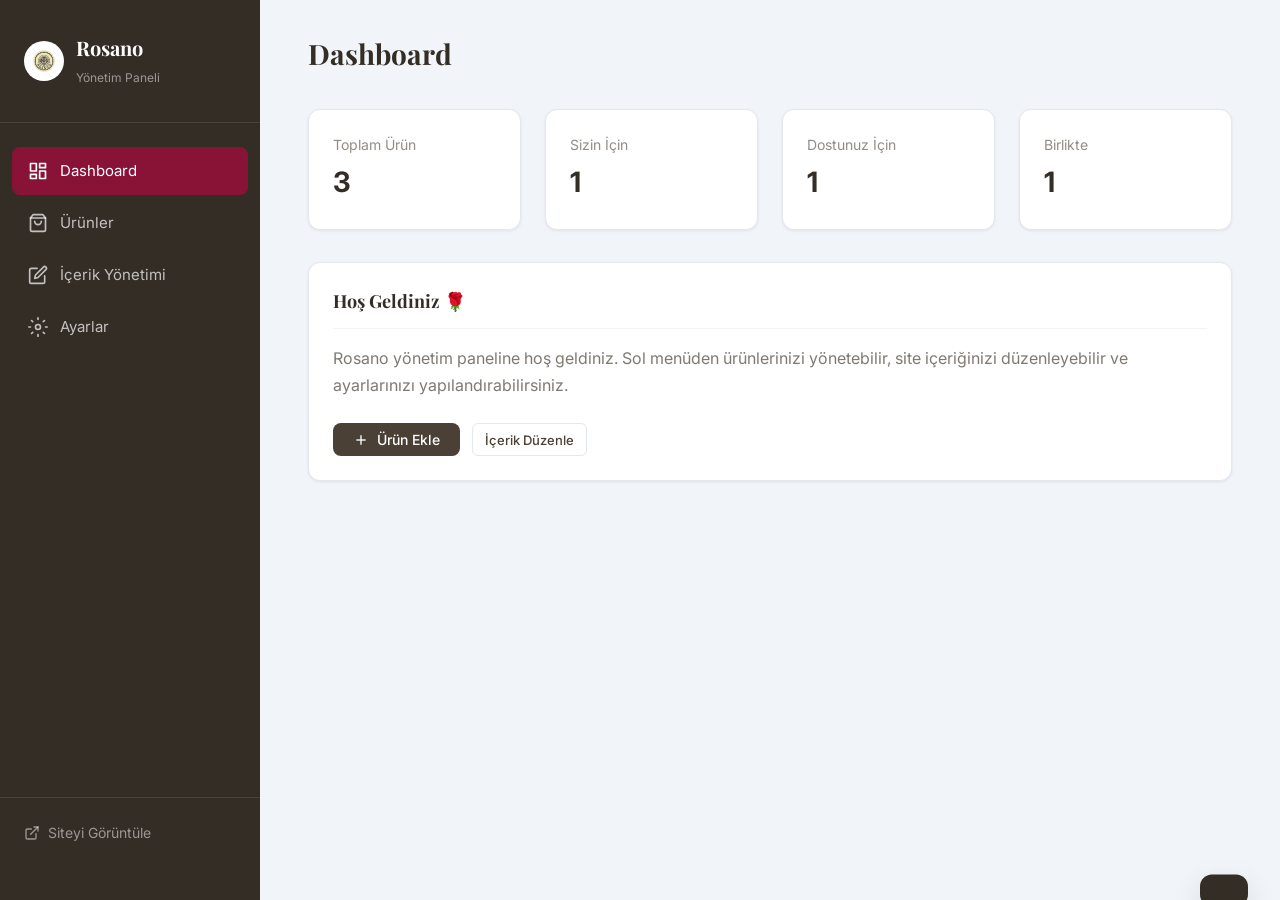
<file: admin.html>
<!DOCTYPE html>
<html lang="tr">

<head>
    <meta charset="UTF-8">
    <meta name="viewport" content="width=device-width, initial-scale=1.0">
    <title>ROSANO STUDIO — Yönetim Paneli</title>
    <link rel="stylesheet" href="css/style.css">
</head>

<body>

    <div class="admin-layout">
        <!-- Sidebar -->
        <aside class="admin-sidebar" id="sidebar">
            <div class="brand">
                <div class="brand-logo" style="overflow:hidden;">
                    <img src="images/logo.png" alt="Rosano Logo" style="width:100%;height:100%;object-fit:cover;">
                </div>
                <div>
                    <h2>Rosano</h2>
                    <span>Yönetim Paneli</span>
                </div>
            </div>
            <nav class="sidebar-nav">
                <a href="#" class="active" data-section="dashboard" onclick="switchSection('dashboard',this)">
                    <svg xmlns="http://www.w3.org/2000/svg" width="20" height="20" viewBox="0 0 24 24" fill="none"
                        stroke="currentColor" stroke-width="2" stroke-linecap="round" stroke-linejoin="round">
                        <rect x="3" y="3" width="7" height="9" />
                        <rect x="14" y="3" width="7" height="5" />
                        <rect x="14" y="12" width="7" height="9" />
                        <rect x="3" y="16" width="7" height="5" />
                    </svg>
                    Dashboard
                </a>
                <a href="#" data-section="products" onclick="switchSection('products',this)">
                    <svg xmlns="http://www.w3.org/2000/svg" width="20" height="20" viewBox="0 0 24 24" fill="none"
                        stroke="currentColor" stroke-width="2" stroke-linecap="round" stroke-linejoin="round">
                        <path d="M6 2 3 6v14a2 2 0 0 0 2 2h14a2 2 0 0 0 2-2V6l-3-4z" />
                        <line x1="3" y1="6" x2="21" y2="6" />
                        <path d="M16 10a4 4 0 0 1-8 0" />
                    </svg>
                    Ürünler
                </a>
                <a href="#" data-section="content" onclick="switchSection('content',this)">
                    <svg xmlns="http://www.w3.org/2000/svg" width="20" height="20" viewBox="0 0 24 24" fill="none"
                        stroke="currentColor" stroke-width="2" stroke-linecap="round" stroke-linejoin="round">
                        <path d="M11 4H4a2 2 0 0 0-2 2v14a2 2 0 0 0 2 2h14a2 2 0 0 0 2-2v-7" />
                        <path d="M18.5 2.5a2.121 2.121 0 0 1 3 3L12 15l-4 1 1-4 9.5-9.5z" />
                    </svg>
                    İçerik Yönetimi
                </a>
                <a href="#" data-section="settings" onclick="switchSection('settings',this)">
                    <svg xmlns="http://www.w3.org/2000/svg" width="20" height="20" viewBox="0 0 24 24" fill="none"
                        stroke="currentColor" stroke-width="2" stroke-linecap="round" stroke-linejoin="round">
                        <circle cx="12" cy="12" r="3" />
                        <path
                            d="M12 1v2M12 21v2M4.22 4.22l1.42 1.42M18.36 18.36l1.42 1.42M1 12h2M21 12h2M4.22 19.78l1.42-1.42M18.36 5.64l1.42-1.42" />
                    </svg>
                    Ayarlar
                </a>
            </nav>
            <div class="sidebar-footer">
                <a href="index.html">
                    <svg xmlns="http://www.w3.org/2000/svg" width="16" height="16" viewBox="0 0 24 24" fill="none"
                        stroke="currentColor" stroke-width="2" stroke-linecap="round" stroke-linejoin="round">
                        <path d="M18 13v6a2 2 0 0 1-2 2H5a2 2 0 0 1-2-2V8a2 2 0 0 1 2-2h6" />
                        <polyline points="15 3 21 3 21 9" />
                        <line x1="10" y1="14" x2="21" y2="3" />
                    </svg>
                    Siteyi Görüntüle
                </a>
            </div>
        </aside>

        <!-- Overlay for mobile -->
        <div class="admin-overlay" id="adminOverlay" onclick="toggleSidebar()"></div>

        <!-- Main Content -->
        <main class="admin-main">
            <!-- Top Bar -->
            <div class="admin-topbar">
                <div style="display:flex;align-items:center;gap:1rem;">
                    <button class="sidebar-toggle" onclick="toggleSidebar()">
                        <svg xmlns="http://www.w3.org/2000/svg" width="20" height="20" viewBox="0 0 24 24" fill="none"
                            stroke="currentColor" stroke-width="2" stroke-linecap="round" stroke-linejoin="round">
                            <line x1="3" y1="12" x2="21" y2="12" />
                            <line x1="3" y1="6" x2="21" y2="6" />
                            <line x1="3" y1="18" x2="21" y2="18" />
                        </svg>
                    </button>
                    <h1 id="pageTitle">Dashboard</h1>
                </div>
            </div>

            <!-- DASHBOARD SECTION -->
            <div class="admin-section active" id="sec-dashboard">
                <div class="stats-grid" id="statsGrid"></div>
                <div class="content-card">
                    <h3>Hoş Geldiniz 🌹</h3>
                    <p style="color:rgba(74,64,54,0.7);line-height:1.7;">Rosano yönetim paneline hoş geldiniz. Sol
                        menüden ürünlerinizi yönetebilir, site içeriğinizi düzenleyebilir ve ayarlarınızı
                        yapılandırabilirsiniz.</p>
                    <div style="margin-top:1.5rem;display:flex;gap:0.75rem;flex-wrap:wrap;">
                        <button class="btn-primary"
                            onclick="switchSection('products',document.querySelector('[data-section=products]'))">
                            <svg xmlns="http://www.w3.org/2000/svg" width="16" height="16" viewBox="0 0 24 24"
                                fill="none" stroke="currentColor" stroke-width="2">
                                <line x1="12" y1="5" x2="12" y2="19" />
                                <line x1="5" y1="12" x2="19" y2="12" />
                            </svg>
                            Ürün Ekle
                        </button>
                        <button class="btn-secondary"
                            onclick="switchSection('content',document.querySelector('[data-section=content]'))">İçerik
                            Düzenle</button>
                    </div>
                </div>
            </div>

            <!-- PRODUCTS SECTION -->
            <div class="admin-section" id="sec-products">
                <div class="table-wrap">
                    <div class="table-toolbar">
                        <input type="text" class="search-input" placeholder="Ürün ara..." id="searchInput"
                            oninput="renderProductTable()">
                        <button class="btn-primary" onclick="openProductModal()">
                            <svg xmlns="http://www.w3.org/2000/svg" width="16" height="16" viewBox="0 0 24 24"
                                fill="none" stroke="currentColor" stroke-width="2">
                                <line x1="12" y1="5" x2="12" y2="19" />
                                <line x1="5" y1="12" x2="19" y2="12" />
                            </svg>
                            Yeni Ürün
                        </button>
                    </div>
                    <div style="overflow-x:auto;">
                        <table class="admin-table">
                            <thead>
                                <tr>
                                    <th>Ürün</th>
                                    <th>Kategori</th>
                                    <th>Fiyatlar</th>
                                    <th>Link</th>
                                    <th>İşlemler</th>
                                </tr>
                            </thead>
                            <tbody id="productTableBody"></tbody>
                        </table>
                    </div>
                </div>
            </div>

            <!-- CONTENT SECTION -->
            <div class="admin-section" id="sec-content">
                <!-- Hero Content -->
                <div class="content-card">
                    <h3>Hero Bölümü</h3>
                    <div class="form-group">
                        <label>Rozet Metni</label>
                        <input type="text" id="editHeroBadge">
                    </div>
                    <div class="form-group">
                        <label>Ana Başlık (HTML destekler, &lt;br&gt; ile satır kırabilirsiniz)</label>
                        <input type="text" id="editHeroTitle">
                    </div>
                    <div class="form-group">
                        <label>Alt Başlık</label>
                        <textarea rows="3" id="editHeroSubtitle"></textarea>
                    </div>
                    <button class="btn-save" onclick="saveContent()">
                        <svg xmlns="http://www.w3.org/2000/svg" width="16" height="16" viewBox="0 0 24 24" fill="none"
                            stroke="currentColor" stroke-width="2">
                            <path d="M19 21H5a2 2 0 0 1-2-2V5a2 2 0 0 1 2-2h11l5 5v11a2 2 0 0 1-2 2z" />
                            <polyline points="17 21 17 13 7 13 7 21" />
                            <polyline points="7 3 7 8 15 8" />
                        </svg>
                        Kaydet
                    </button>
                </div>

                <!-- Features Content -->
                <div class="content-card">
                    <h3>Özellikler Bölümü</h3>
                    <div style="display:grid;grid-template-columns:1fr 1fr;gap:1rem;">
                        <div class="form-group"><label>Özellik 1 Başlık</label><input type="text" id="editF1Title">
                        </div>
                        <div class="form-group"><label>Özellik 1 Açıklama</label><input type="text" id="editF1Desc">
                        </div>
                        <div class="form-group"><label>Özellik 2 Başlık</label><input type="text" id="editF2Title">
                        </div>
                        <div class="form-group"><label>Özellik 2 Açıklama</label><input type="text" id="editF2Desc">
                        </div>
                        <div class="form-group"><label>Özellik 3 Başlık</label><input type="text" id="editF3Title">
                        </div>
                        <div class="form-group"><label>Özellik 3 Açıklama</label><input type="text" id="editF3Desc">
                        </div>
                    </div>
                    <button class="btn-save" onclick="saveContent()">
                        <svg xmlns="http://www.w3.org/2000/svg" width="16" height="16" viewBox="0 0 24 24" fill="none"
                            stroke="currentColor" stroke-width="2">
                            <path d="M19 21H5a2 2 0 0 1-2-2V5a2 2 0 0 1 2-2h11l5 5v11a2 2 0 0 1-2 2z" />
                            <polyline points="17 21 17 13 7 13 7 21" />
                            <polyline points="7 3 7 8 15 8" />
                        </svg>
                        Kaydet
                    </button>
                </div>

                <!-- Story Content -->
                <div class="content-card">
                    <h3>Hikaye Bölümü</h3>
                    <div class="form-group">
                        <label>Başlık</label>
                        <input type="text" id="editStoryTitle">
                    </div>
                    <div class="form-group">
                        <label>Paragraf 1</label>
                        <textarea rows="3" id="editStoryP1"></textarea>
                    </div>
                    <div class="form-group">
                        <label>Paragraf 2 (HTML destekler)</label>
                        <textarea rows="3" id="editStoryP2"></textarea>
                    </div>
                    <div class="form-group">
                        <label>Paragraf 3</label>
                        <textarea rows="3" id="editStoryP3"></textarea>
                    </div>
                    <button class="btn-save" onclick="saveContent()">
                        <svg xmlns="http://www.w3.org/2000/svg" width="16" height="16" viewBox="0 0 24 24" fill="none"
                            stroke="currentColor" stroke-width="2">
                            <path d="M19 21H5a2 2 0 0 1-2-2V5a2 2 0 0 1 2-2h11l5 5v11a2 2 0 0 1-2 2z" />
                            <polyline points="17 21 17 13 7 13 7 21" />
                            <polyline points="7 3 7 8 15 8" />
                        </svg>
                        Kaydet
                    </button>
                </div>

                <!-- Nasıl Kullanılır Content -->
                <div class="content-card">
                    <h3>Nasıl Kullanılır? Bölümü</h3>
                    <div class="form-group">
                        <label>Bölüm Başlığı</label>
                        <input type="text" id="editHowToTitle">
                    </div>
                    <div class="form-group">
                        <label>Bölüm Açıklaması</label>
                        <textarea rows="4" id="editHowToDesc"></textarea>
                    </div>
                    <div class="form-group">
                        <label>Video URL (MP4 dosyası yolu)</label>
                        <input type="text" id="editHowToVideo" placeholder="images/video.mp4">
                    </div>
                    <button class="btn-save" onclick="saveContent()">
                        <svg xmlns="http://www.w3.org/2000/svg" width="16" height="16" viewBox="0 0 24 24" fill="none"
                            stroke="currentColor" stroke-width="2">
                            <path d="M19 21H5a2 2 0 0 1-2-2V5a2 2 0 0 1 2-2h11l5 5v11a2 2 0 0 1-2 2z" />
                            <polyline points="17 21 17 13 7 13 7 21" />
                            <polyline points="7 3 7 8 15 8" />
                        </svg>
                        Kaydet
                    </button>
                </div>
            </div>

            <!-- SETTINGS SECTION -->
            <div class="admin-section" id="sec-settings">
                <div class="content-card">
                    <h3>Veri Yedekleme</h3>
                    <p style="color:rgba(74,64,54,0.7);margin-bottom:1.5rem;">Verilerinizi JSON olarak dışa aktarın veya
                        yedekten geri yükleyin.</p>
                    <div class="data-tools">
                        <button class="btn-primary" onclick="exportData()">
                            <svg xmlns="http://www.w3.org/2000/svg" width="16" height="16" viewBox="0 0 24 24"
                                fill="none" stroke="currentColor" stroke-width="2">
                                <path d="M21 15v4a2 2 0 0 1-2 2H5a2 2 0 0 1-2-2v-4" />
                                <polyline points="7 10 12 15 17 10" />
                                <line x1="12" y1="15" x2="12" y2="3" />
                            </svg>
                            JSON Dışa Aktar
                        </button>
                        <label class="btn-secondary" style="cursor:pointer;">
                            <svg xmlns="http://www.w3.org/2000/svg" width="16" height="16" viewBox="0 0 24 24"
                                fill="none" stroke="currentColor" stroke-width="2">
                                <path d="M21 15v4a2 2 0 0 1-2 2H5a2 2 0 0 1-2-2v-4" />
                                <polyline points="17 8 12 3 7 8" />
                                <line x1="12" y1="3" x2="12" y2="15" />
                            </svg>
                            JSON İçe Aktar
                            <input type="file" accept=".json" style="display:none" onchange="importData(event)">
                        </label>
                    </div>
                </div>
                <div class="content-card">
                    <h3>Tüm Verileri Sıfırla</h3>
                    <p style="color:rgba(74,64,54,0.7);margin-bottom:1rem;">Bu işlem tüm ürünleri ve içerik
                        düzenlemelerini sıfırlar ve varsayılan verilere döner.</p>
                    <button class="btn-danger"
                        onclick="confirmAction('Tüm veriler sıfırlanacak!','Bu işlem geri alınamaz. Devam etmek istiyor musunuz?',resetAllData)">Verileri
                        Sıfırla</button>
                </div>
            </div>
        </main>
    </div>

    <!-- Product Modal -->
    <div class="modal-overlay" id="productModal">
        <div class="modal">
            <div class="modal-header">
                <h3 id="modalTitle">Yeni Ürün Ekle</h3>
                <button class="modal-close" onclick="closeProductModal()">
                    <svg xmlns="http://www.w3.org/2000/svg" width="20" height="20" viewBox="0 0 24 24" fill="none"
                        stroke="currentColor" stroke-width="2">
                        <line x1="18" y1="6" x2="6" y2="18" />
                        <line x1="6" y1="6" x2="18" y2="18" />
                    </svg>
                </button>
            </div>
            <div class="modal-body">
                <input type="hidden" id="editProductId">
                <div class="form-group">
                    <label>Ürün Başlığı</label>
                    <input type="text" id="pTitle" placeholder="Ör: Sizin İçin">
                </div>
                <div class="form-group">
                    <label>Kategori</label>
                    <select id="pCategory">
                        <option value="sizin">Sizin İçin</option>
                        <option value="dostunuz">Dostunuz İçin</option>
                        <option value="birlikte">Birlikte</option>
                    </select>
                </div>
                <div class="form-group">
                    <label>Açıklama</label>
                    <textarea rows="2" id="pDesc" placeholder="Ürün açıklaması"></textarea>
                </div>
                <div class="form-group">
                    <label>Görsel URL</label>
                    <input type="text" id="pImage" placeholder="https://..." oninput="previewImage()">
                    <div class="img-preview" id="imgPreview">Görsel önizleme</div>
                </div>
                <div class="form-group">
                    <label>Shopier / Satış Linki</label>
                    <input type="text" id="pLink" placeholder="https://www.shopier.com/rosanostudio">
                </div>
                <div class="form-group">
                    <label>Fiyatlar (her satıra bir adet: Ürün Adı - Fiyat)</label>
                    <textarea rows="3" id="pPrices"
                        placeholder="Bloxie Toka - 1.250 TL&#10;Rosie Belle Bluz - 4.000 TL"></textarea>
                </div>
            </div>
            <div class="modal-footer">
                <button class="btn-secondary" onclick="closeProductModal()">İptal</button>
                <button class="btn-primary" onclick="saveProduct()">Kaydet</button>
            </div>
        </div>
    </div>

    <!-- Confirm Dialog -->
    <div class="confirm-overlay" id="confirmDialog">
        <div class="confirm-box">
            <h3 id="confirmTitle">Emin misiniz?</h3>
            <p id="confirmMsg">Bu işlem geri alınamaz.</p>
            <div class="confirm-actions">
                <button class="btn-secondary" onclick="closeConfirm()">İptal</button>
                <button class="btn-danger" id="confirmBtn" onclick="closeConfirm()">Evet, Sil</button>
            </div>
        </div>
    </div>

    <!-- Toast -->
    <div class="toast" id="toast"></div>

    <script src="js/admin.js"></script>
</body>

</html>
</file>
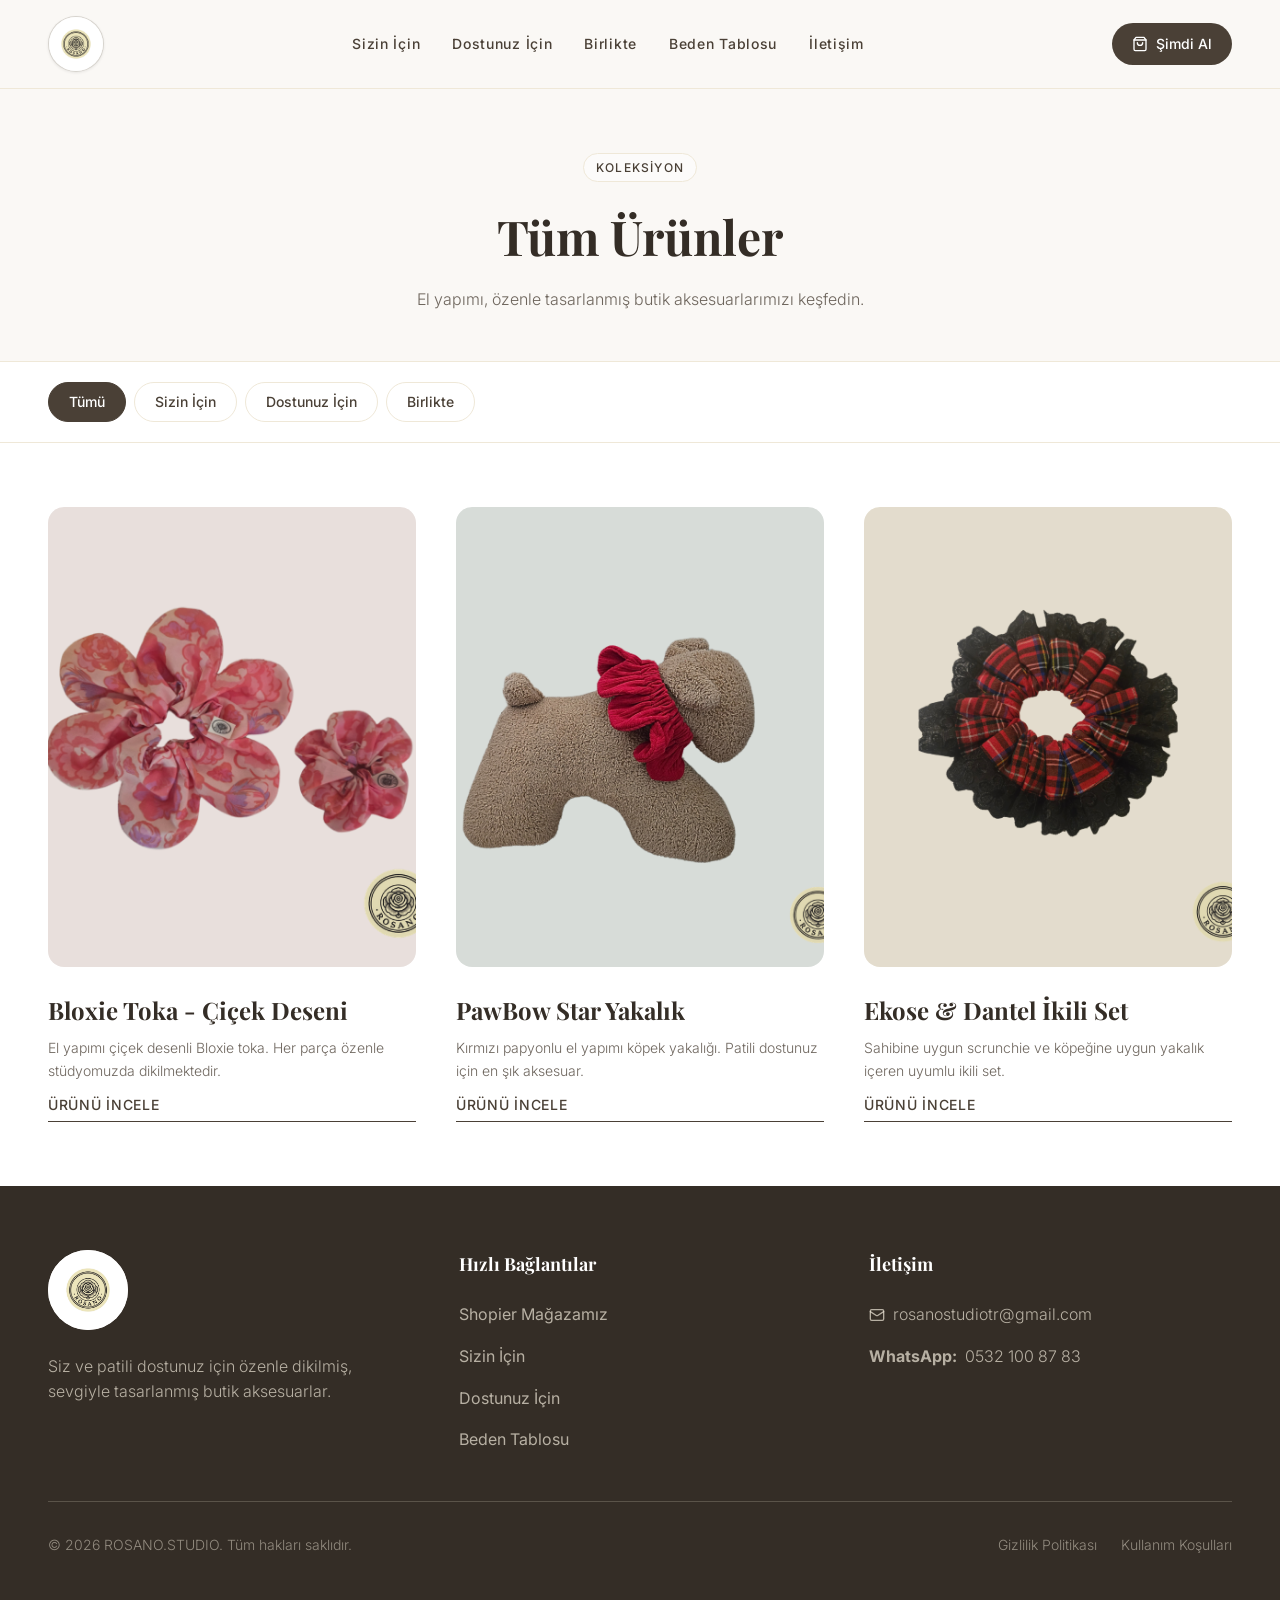
<file: category.html>
<!DOCTYPE html>
<html lang="tr">

<head>
    <meta charset="UTF-8">
    <meta name="viewport" content="width=device-width, initial-scale=1.0">
    <meta name="description"
        content="Rosano Studio Koleksiyonlar - Sizin İçin, Dostunuz İçin ve Birlikte koleksiyonlarımızı keşfedin. El yapımı butik aksesuarlar.">
    <meta name="keywords"
        content="Rosano, koleksiyon, el yapımı aksesuarlar, köpek yakalığı, toka, scrunchie, butik aksesuar">
    <meta name="author" content="Rosano Studio">
    <meta name="robots" content="index, follow">
    <meta name="theme-color" content="#4A4036">

    <!-- Open Graph -->
    <meta property="og:type" content="website">
    <meta property="og:title" content="ROSANO STUDIO — Koleksiyonlar">
    <meta property="og:description"
        content="Sizin İçin, Dostunuz İçin ve Birlikte koleksiyonlarımızı keşfedin. El yapımı butik aksesuarlar.">
    <meta property="og:image" content="images/logo.png">
    <meta property="og:locale" content="tr_TR">

    <!-- Twitter Card -->
    <meta name="twitter:card" content="summary_large_image">
    <meta name="twitter:title" content="ROSANO STUDIO — Koleksiyonlar">
    <meta name="twitter:description" content="Sizin İçin, Dostunuz İçin ve Birlikte koleksiyonlarımızı keşfedin.">
    <meta name="twitter:image" content="images/logo.png">

    <!-- Favicon -->
    <link rel="icon" type="image/png" href="images/logo.png">
    <link rel="apple-touch-icon" href="images/logo.png">

    <title>ROSANO STUDIO — Koleksiyonlar</title>
    <link rel="stylesheet" href="css/style.css">
</head>

<body>

    <!-- NAVIGATION -->
    <nav class="nav" id="navbar">
        <div class="nav-inner">
            <a href="index.html" class="nav-logo">
                <span class="fallback">🌹</span>
                <img src="images/logo.png" alt="Rosano Logo">
            </a>
            <div class="nav-links">
                <a href="category.html?cat=sizin" id="navSizin">Sizin İçin</a>
                <a href="category.html?cat=dostunuz" id="navDostunuz">Dostunuz İçin</a>
                <a href="category.html?cat=birlikte" id="navBirlikte">Birlikte</a>
                <a href="index.html#sizing">Beden Tablosu</a>
                <a href="index.html#contact">İletişim</a>
            </div>
            <div style="display:flex;align-items:center;gap:1rem;">
                <a href="https://www.shopier.com/rosanostudio" target="_blank" rel="noreferrer" class="nav-cta">
                    <svg xmlns="http://www.w3.org/2000/svg" width="16" height="16" viewBox="0 0 24 24" fill="none"
                        stroke="currentColor" stroke-width="2" stroke-linecap="round" stroke-linejoin="round">
                        <path d="M6 2 3 6v14a2 2 0 0 0 2 2h14a2 2 0 0 0 2-2V6l-3-4z" />
                        <line x1="3" y1="6" x2="21" y2="6" />
                        <path d="M16 10a4 4 0 0 1-8 0" />
                    </svg>
                    Şimdi Al
                </a>
                <button class="mobile-toggle" id="mobileToggle" aria-label="Menü">
                    <svg id="menuIcon" xmlns="http://www.w3.org/2000/svg" width="24" height="24" viewBox="0 0 24 24"
                        fill="none" stroke="currentColor" stroke-width="2" stroke-linecap="round"
                        stroke-linejoin="round">
                        <line x1="3" y1="12" x2="21" y2="12" />
                        <line x1="3" y1="6" x2="21" y2="6" />
                        <line x1="3" y1="18" x2="21" y2="18" />
                    </svg>
                    <svg id="closeIcon" style="display:none" xmlns="http://www.w3.org/2000/svg" width="24" height="24"
                        viewBox="0 0 24 24" fill="none" stroke="currentColor" stroke-width="2" stroke-linecap="round"
                        stroke-linejoin="round">
                        <line x1="18" y1="6" x2="6" y2="18" />
                        <line x1="6" y1="6" x2="18" y2="18" />
                    </svg>
                </button>
            </div>
        </div>
        <div class="mobile-menu" id="mobileMenu">
            <a href="category.html?cat=sizin" onclick="closeMobileMenu()">Sizin İçin</a>
            <a href="category.html?cat=dostunuz" onclick="closeMobileMenu()">Dostunuz İçin</a>
            <a href="category.html?cat=birlikte" onclick="closeMobileMenu()">Birlikte</a>
            <a href="index.html#sizing" onclick="closeMobileMenu()">Beden Tablosu</a>
            <a href="index.html#contact" onclick="closeMobileMenu()">İletişim</a>
            <a href="https://www.shopier.com/rosanostudio" target="_blank" rel="noreferrer" class="mobile-cta">Şimdi
                Al</a>
        </div>
    </nav>

    <!-- CATEGORY HERO -->
    <section class="category-hero" id="categoryHero">
        <div class="container">
            <span class="category-hero-badge" id="catBadge">Koleksiyon</span>
            <h1 id="catTitle">Tüm Ürünler</h1>
            <p id="catDesc">El yapımı, özenle tasarlanmış butik aksesuarlarımızı keşfedin.</p>
        </div>
    </section>

    <!-- CATEGORY FILTER TABS -->
    <section class="category-tabs">
        <div class="container">
            <div class="tabs-row">
                <a href="category.html" class="tab-btn" id="tabAll">Tümü</a>
                <a href="category.html?cat=sizin" class="tab-btn" id="tabSizin">Sizin İçin</a>
                <a href="category.html?cat=dostunuz" class="tab-btn" id="tabDostunuz">Dostunuz İçin</a>
                <a href="category.html?cat=birlikte" class="tab-btn" id="tabBirlikte">Birlikte</a>
            </div>
        </div>
    </section>

    <!-- PRODUCTS GRID -->
    <section class="products category-products">
        <div class="container">
            <div class="products-grid" id="categoryGrid">
                <!-- Products loaded by JS -->
            </div>
            <div class="empty-state" id="emptyState" style="display:none;">
                <p>Bu kategoride henüz ürün bulunmuyor.</p>
                <a href="category.html" class="hero-cta" style="margin-top:1.5rem;display:inline-flex;">Tüm Ürünlere
                    Dön</a>
            </div>
        </div>
    </section>

    <!-- FOOTER -->
    <footer class="footer">
        <div class="footer-grid">
            <div class="footer-col">
                <div class="footer-logo">
                    <span class="fallback">🌹</span>
                    <img src="images/logo.png" alt="Rosano Logo">
                </div>
                <p class="footer-desc">Siz ve patili dostunuz için özenle dikilmiş, sevgiyle tasarlanmış butik
                    aksesuarlar.</p>
            </div>
            <div class="footer-col">
                <h4>Hızlı Bağlantılar</h4>
                <a href="https://www.shopier.com/rosanostudio" target="_blank" rel="noreferrer">Shopier Mağazamız</a>
                <a href="category.html?cat=sizin">Sizin İçin</a>
                <a href="category.html?cat=dostunuz">Dostunuz İçin</a>
                <a href="index.html#sizing">Beden Tablosu</a>
            </div>
            <div class="footer-col">
                <h4>İletişim</h4>
                <p>
                    <svg xmlns="http://www.w3.org/2000/svg" width="16" height="16" viewBox="0 0 24 24" fill="none"
                        stroke="currentColor" stroke-width="2" stroke-linecap="round" stroke-linejoin="round">
                        <rect x="2" y="4" width="20" height="16" rx="2" />
                        <path d="m22 7-8.97 5.7a1.94 1.94 0 0 1-2.06 0L2 7" />
                    </svg>
                    rosanostudiotr@gmail.com
                </p>
                <p><strong>WhatsApp:</strong> 0532 100 87 83</p>
            </div>
        </div>
        <div class="footer-bottom">
            <p>&copy; <span id="currentYear"></span> ROSANO.STUDIO. Tüm hakları saklıdır.</p>
            <div class="links">
                <a href="#">Gizlilik Politikası</a>
                <a href="#">Kullanım Koşulları</a>
            </div>
        </div>
    </footer>

    <script src="js/app.js"></script>
    <script>
        document.addEventListener('DOMContentLoaded', () => {
            const params = new URLSearchParams(window.location.search);
            const cat = params.get('cat');
            const products = getProducts();

            const CAT_LABELS = { sizin: 'Sizin İçin', dostunuz: 'Dostunuz İçin', birlikte: 'Birlikte' };
            const CAT_DESCS = {
                sizin: 'Bloxie tokalar, jumbo scrunchie\'ler ve Rosie Belle bluzlar. Stilinize özel dokunuşlar.',
                dostunuz: 'Kelebek yakalıklar, çiçekli modeller ve PawBow serisi. Patili dostunuz için en güzeli.',
                birlikte: 'Siz ve patili dostunuz için uyumlu ikili setler. Mükemmel uyumun adresi.'
            };
            const CAT_COLORS = { sizin: 'rose', dostunuz: 'green', birlikte: 'gold' };

            // Update page info
            if (cat && CAT_LABELS[cat]) {
                document.title = `${CAT_LABELS[cat]} — ROSANO STUDIO`;
                document.getElementById('catTitle').textContent = CAT_LABELS[cat];
                document.getElementById('catDesc').textContent = CAT_DESCS[cat] || '';
                document.getElementById('catBadge').textContent = 'Koleksiyon';
                const hero = document.getElementById('categoryHero');
                hero.classList.add('cat-hero-' + (CAT_COLORS[cat] || ''));
            }

            // Active tab
            const tabMap = { sizin: 'tabSizin', dostunuz: 'tabDostunuz', birlikte: 'tabBirlikte' };
            const activeTab = cat ? tabMap[cat] : 'tabAll';
            if (activeTab) {
                const el = document.getElementById(activeTab);
                if (el) el.classList.add('active');
            }

            // Active nav link
            const navMap = { sizin: 'navSizin', dostunuz: 'navDostunuz', birlikte: 'navBirlikte' };
            if (cat && navMap[cat]) {
                const navEl = document.getElementById(navMap[cat]);
                if (navEl) navEl.style.color = 'var(--rose-900)';
            }

            // Filter products
            const filtered = cat ? products.filter(p => p.category === cat) : products;

            const grid = document.getElementById('categoryGrid');
            const empty = document.getElementById('emptyState');

            if (!filtered.length) {
                grid.style.display = 'none';
                empty.style.display = 'block';
                return;
            }

            grid.innerHTML = filtered.map(p => `
        <div class="product-card">
            <a href="product.html?id=${p.id}" class="image-wrap ${p.bgClass || ''}">
                <img src="${p.image}" alt="${p.title}" loading="lazy">
                <div class="image-overlay"></div>
            </a>
            <h3>${p.title}</h3>
            <p class="desc">${p.description}</p>
            <a href="product.html?id=${p.id}" class="view-link">Ürünü İncele</a>
        </div>
    `).join('');
        });
    </script>
</body>

</html>
</file>
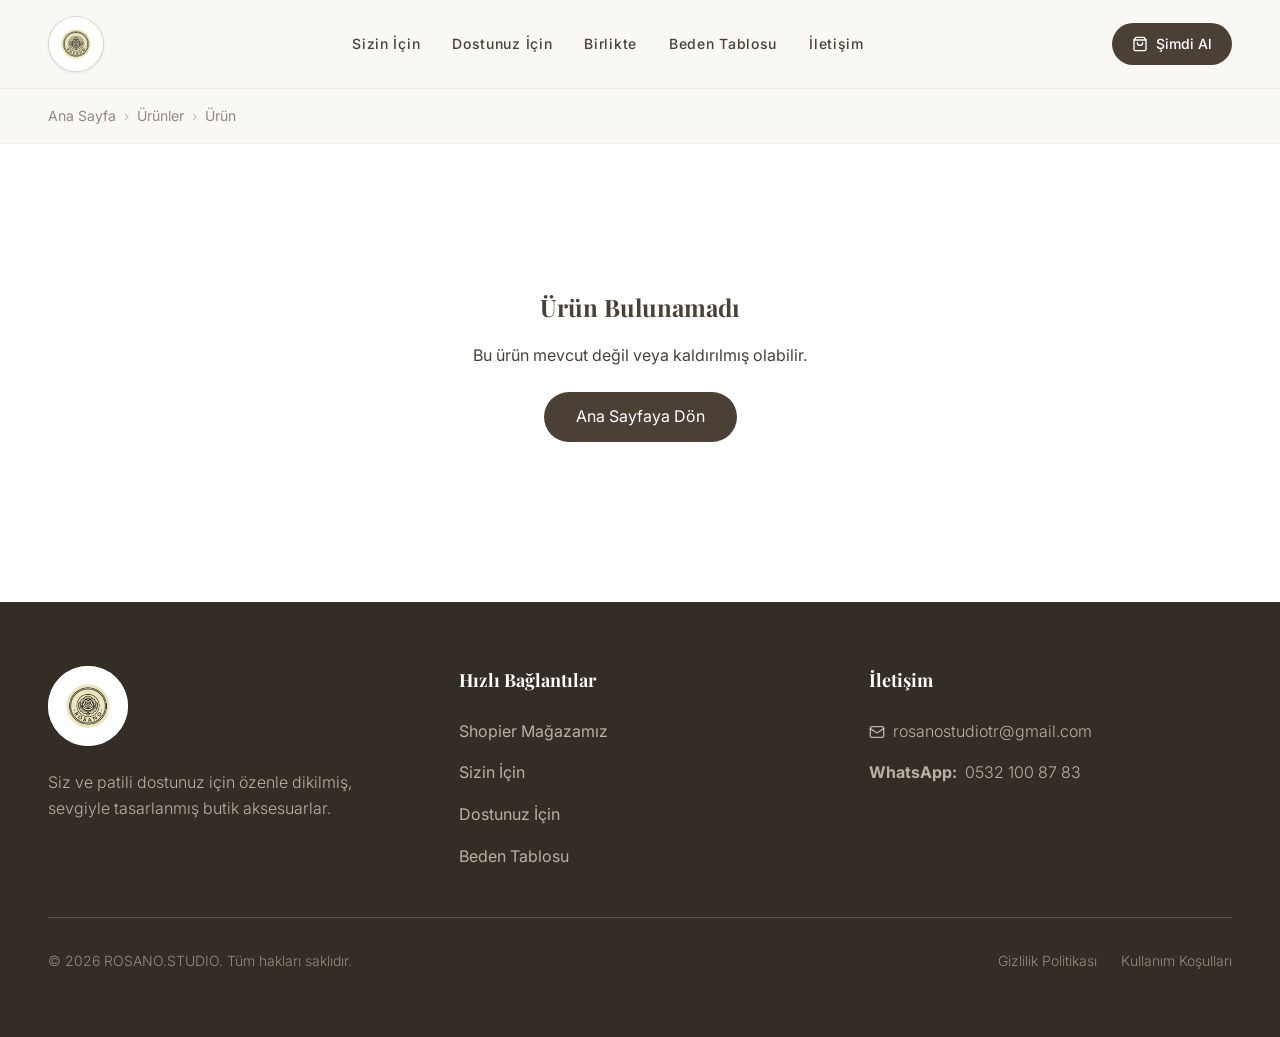
<file: product.html>
<!DOCTYPE html>
<html lang="tr">

<head>
    <meta charset="UTF-8">
    <meta name="viewport" content="width=device-width, initial-scale=1.0">
    <meta name="description"
        content="Rosano Studio - El yapımı özel tasarım butik aksesuarlar. Ürün detayları, fiyatlar ve sipariş.">
    <meta name="keywords" content="Rosano, el yapımı aksesuarlar, köpek yakalığı, toka, scrunchie, butik aksesuar">
    <meta name="author" content="Rosano Studio">
    <meta name="robots" content="index, follow">
    <meta name="theme-color" content="#4A4036">

    <!-- Open Graph -->
    <meta property="og:type" content="product">
    <meta property="og:title" content="ROSANO STUDIO — Ürün Detayı">
    <meta property="og:description" content="Rosano Studio - El yapımı özel tasarım butik aksesuarlar.">
    <meta property="og:image" content="images/logo.png">
    <meta property="og:locale" content="tr_TR">

    <!-- Twitter Card -->
    <meta name="twitter:card" content="summary_large_image">
    <meta name="twitter:title" content="ROSANO STUDIO — Ürün Detayı">
    <meta name="twitter:description" content="Rosano Studio - El yapımı özel tasarım butik aksesuarlar.">
    <meta name="twitter:image" content="images/logo.png">

    <!-- Favicon -->
    <link rel="icon" type="image/png" href="images/logo.png">
    <link rel="apple-touch-icon" href="images/logo.png">

    <title>ROSANO STUDIO — Ürün Detayı</title>
    <link rel="stylesheet" href="css/style.css">
</head>

<body>

    <!-- NAVIGATION -->
    <nav class="nav" id="navbar">
        <div class="nav-inner">
            <a href="index.html" class="nav-logo">
                <span class="fallback">🌹</span>
                <img src="images/logo.png" alt="Rosano Logo">
            </a>
            <div class="nav-links">
                <a href="category.html?cat=sizin">Sizin İçin</a>
                <a href="category.html?cat=dostunuz">Dostunuz İçin</a>
                <a href="category.html?cat=birlikte">Birlikte</a>
                <a href="index.html#sizing">Beden Tablosu</a>
                <a href="index.html#contact">İletişim</a>
            </div>
            <div style="display:flex;align-items:center;gap:1rem;">
                <a href="https://www.shopier.com/rosanostudio" target="_blank" rel="noreferrer" class="nav-cta">
                    <svg xmlns="http://www.w3.org/2000/svg" width="16" height="16" viewBox="0 0 24 24" fill="none"
                        stroke="currentColor" stroke-width="2" stroke-linecap="round" stroke-linejoin="round">
                        <path d="M6 2 3 6v14a2 2 0 0 0 2 2h14a2 2 0 0 0 2-2V6l-3-4z" />
                        <line x1="3" y1="6" x2="21" y2="6" />
                        <path d="M16 10a4 4 0 0 1-8 0" />
                    </svg>
                    Şimdi Al
                </a>
                <button class="mobile-toggle" id="mobileToggle" aria-label="Menü">
                    <svg id="menuIcon" xmlns="http://www.w3.org/2000/svg" width="24" height="24" viewBox="0 0 24 24"
                        fill="none" stroke="currentColor" stroke-width="2" stroke-linecap="round"
                        stroke-linejoin="round">
                        <line x1="3" y1="12" x2="21" y2="12" />
                        <line x1="3" y1="6" x2="21" y2="6" />
                        <line x1="3" y1="18" x2="21" y2="18" />
                    </svg>
                    <svg id="closeIcon" style="display:none" xmlns="http://www.w3.org/2000/svg" width="24" height="24"
                        viewBox="0 0 24 24" fill="none" stroke="currentColor" stroke-width="2" stroke-linecap="round"
                        stroke-linejoin="round">
                        <line x1="18" y1="6" x2="6" y2="18" />
                        <line x1="6" y1="6" x2="18" y2="18" />
                    </svg>
                </button>
            </div>
        </div>
        <div class="mobile-menu" id="mobileMenu">
            <a href="category.html?cat=sizin" onclick="closeMobileMenu()">Sizin İçin</a>
            <a href="category.html?cat=dostunuz" onclick="closeMobileMenu()">Dostunuz İçin</a>
            <a href="category.html?cat=birlikte" onclick="closeMobileMenu()">Birlikte</a>
            <a href="index.html#sizing" onclick="closeMobileMenu()">Beden Tablosu</a>
            <a href="index.html#contact" onclick="closeMobileMenu()">İletişim</a>
            <a href="https://www.shopier.com/rosanostudio" target="_blank" rel="noreferrer" class="mobile-cta">Şimdi
                Al</a>
        </div>
    </nav>

    <!-- BREADCRUMB -->
    <div class="breadcrumb-bar">
        <div class="container">
            <a href="index.html">Ana Sayfa</a>
            <span class="sep">›</span>
            <a href="#" id="breadcrumbCat">Ürünler</a>
            <span class="sep">›</span>
            <span id="breadcrumbProduct">Ürün</span>
        </div>
    </div>

    <!-- PDP CONTENT -->
    <section class="pdp">
        <div class="container">
            <div class="pdp-grid">
                <!-- Product Image -->
                <div class="pdp-gallery">
                    <div class="pdp-main-image" id="mainImage">
                        <img src="" alt="" id="pdpImage">
                    </div>
                </div>

                <!-- Product Info -->
                <div class="pdp-info">
                    <span class="pdp-category-badge" id="pdpCategoryBadge">Kategori</span>
                    <h1 class="pdp-title" id="pdpTitle">Ürün Adı</h1>

                    <!-- Badges -->
                    <div class="pdp-badge-row">
                        <span class="pdp-limited-badge">
                            <svg xmlns="http://www.w3.org/2000/svg" width="12" height="12" viewBox="0 0 24 24"
                                fill="none" stroke="currentColor" stroke-width="2" stroke-linecap="round"
                                stroke-linejoin="round">
                                <path
                                    d="m12 3-1.9 5.8a2 2 0 0 1-1.3 1.3L3 12l5.8 1.9a2 2 0 0 1 1.3 1.3L12 21l1.9-5.8a2 2 0 0 1 1.3-1.3L21 12l-5.8-1.9a2 2 0 0 1-1.3-1.3Z" />
                            </svg>
                            Sınırlı Üretim
                        </span>
                        <span class="pdp-handmade-badge">
                            <svg xmlns="http://www.w3.org/2000/svg" width="12" height="12" viewBox="0 0 24 24"
                                fill="none" stroke="currentColor" stroke-width="2" stroke-linecap="round"
                                stroke-linejoin="round">
                                <circle cx="6" cy="6" r="3" />
                                <path d="M8.12 8.12 12 12" />
                                <path d="M20 4 8.12 15.88" />
                                <circle cx="6" cy="18" r="3" />
                                <path d="M14.8 14.8 20 20" />
                            </svg>
                            Handmade by Hande
                        </span>
                    </div>

                    <p class="pdp-description" id="pdpDescription">Ürün açıklaması</p>

                    <!-- Price Box -->
                    <div class="pdp-price-box" id="pdpPriceBox"></div>

                    <!-- Size Picker (for pet products) -->
                    <div class="pdp-size-section" id="sizeSection" style="display:none;">
                        <div class="pdp-size-label">
                            <span>Beden Seçin</span>
                            <a class="pdp-size-chart-link" id="openSizeChart">📏 Beden Tablosu</a>
                        </div>
                        <div class="size-picker" id="sizePicker">
                            <button class="size-btn" data-size="XS">XS</button>
                            <button class="size-btn" data-size="S">S</button>
                            <button class="size-btn" data-size="M">M</button>
                            <button class="size-btn" data-size="L">L</button>
                            <button class="size-btn" data-size="XL">XL</button>
                        </div>
                    </div>

                    <!-- Buy Button -->
                    <a href="#" target="_blank" rel="noreferrer" class="pdp-buy-btn" id="pdpBuyBtn">
                        <svg xmlns="http://www.w3.org/2000/svg" width="20" height="20" viewBox="0 0 24 24" fill="none"
                            stroke="currentColor" stroke-width="2" stroke-linecap="round" stroke-linejoin="round">
                            <path d="M6 2 3 6v14a2 2 0 0 0 2 2h14a2 2 0 0 0 2-2V6l-3-4z" />
                            <line x1="3" y1="6" x2="21" y2="6" />
                            <path d="M16 10a4 4 0 0 1-8 0" />
                        </svg>
                        Shopier'den Satın Al
                    </a>

                    <!-- Features -->
                    <div class="pdp-features">
                        <div class="pdp-feature">
                            <svg xmlns="http://www.w3.org/2000/svg" width="20" height="20" viewBox="0 0 24 24"
                                fill="none" stroke="currentColor" stroke-width="1.5" stroke-linecap="round"
                                stroke-linejoin="round">
                                <circle cx="6" cy="6" r="3" />
                                <path d="M8.12 8.12 12 12" />
                                <path d="M20 4 8.12 15.88" />
                                <circle cx="6" cy="18" r="3" />
                                <path d="M14.8 14.8 20 20" />
                            </svg>
                            <span>%100 El İşçiliği</span>
                        </div>
                        <div class="pdp-feature">
                            <svg xmlns="http://www.w3.org/2000/svg" width="20" height="20" viewBox="0 0 24 24"
                                fill="none" stroke="currentColor" stroke-width="1.5" stroke-linecap="round"
                                stroke-linejoin="round">
                                <path
                                    d="m12 3-1.9 5.8a2 2 0 0 1-1.3 1.3L3 12l5.8 1.9a2 2 0 0 1 1.3 1.3L12 21l1.9-5.8a2 2 0 0 1 1.3-1.3L21 12l-5.8-1.9a2 2 0 0 1-1.3-1.3Z" />
                            </svg>
                            <span>Sınırlı Üretim</span>
                        </div>
                        <div class="pdp-feature">
                            <svg xmlns="http://www.w3.org/2000/svg" width="20" height="20" viewBox="0 0 24 24"
                                fill="none" stroke="currentColor" stroke-width="1.5" stroke-linecap="round"
                                stroke-linejoin="round">
                                <path
                                    d="M19 14c1.49-1.46 3-3.21 3-5.5A5.5 5.5 0 0 0 16.5 3c-1.76 0-3 .5-4.5 2-1.5-1.5-2.74-2-4.5-2A5.5 5.5 0 0 0 2 8.5c0 2.3 1.5 4.05 3 5.5l7 7Z" />
                            </svg>
                            <span>Özenli Dikim & Kalite</span>
                        </div>
                    </div>

                    <!-- Complete the Look -->
                    <div class="complete-look" id="completeLook" style="display:none;">
                        <div class="complete-look-header">
                            <svg xmlns="http://www.w3.org/2000/svg" width="20" height="20" viewBox="0 0 24 24"
                                fill="none" stroke="currentColor" stroke-width="1.5" stroke-linecap="round"
                                stroke-linejoin="round">
                                <path
                                    d="M19 14c1.49-1.46 3-3.21 3-5.5A5.5 5.5 0 0 0 16.5 3c-1.76 0-3 .5-4.5 2-1.5-1.5-2.74-2-4.5-2A5.5 5.5 0 0 0 2 8.5c0 2.3 1.5 4.05 3 5.5l7 7Z" />
                            </svg>
                            <h3>Kombini Tamamla</h3>
                        </div>
                        <div class="complete-look-items" id="completeLookItems"></div>
                    </div>
                </div>
            </div>
        </div>
    </section>

    <!-- SIZE CHART MODAL -->
    <div class="size-chart-modal" id="sizeChartModal">
        <div class="size-chart-modal-content">
            <div class="size-chart-modal-header">
                <h3>Pet Aksesuar Beden Tablosu</h3>
                <button class="size-chart-close" id="closeSizeChart">
                    <svg xmlns="http://www.w3.org/2000/svg" width="20" height="20" viewBox="0 0 24 24" fill="none"
                        stroke="currentColor" stroke-width="2" stroke-linecap="round" stroke-linejoin="round">
                        <line x1="18" y1="6" x2="6" y2="18" />
                        <line x1="6" y1="6" x2="18" y2="18" />
                    </svg>
                </button>
            </div>
            <div class="size-chart-modal-body">
                <div class="size-table">
                    <table>
                        <thead>
                            <tr>
                                <th>Beden</th>
                                <th>Boyun Çevresi</th>
                            </tr>
                        </thead>
                        <tbody>
                            <tr>
                                <td>XS</td>
                                <td>22 cm'ye kadar</td>
                            </tr>
                            <tr>
                                <td>S</td>
                                <td>22 – 30 cm</td>
                            </tr>
                            <tr>
                                <td>M</td>
                                <td>30 – 40 cm</td>
                            </tr>
                            <tr>
                                <td>L</td>
                                <td>40 – 50 cm</td>
                            </tr>
                            <tr>
                                <td>XL</td>
                                <td>50 – 60 cm</td>
                            </tr>
                        </tbody>
                    </table>
                </div>
                <p style="margin-top:1rem;font-size:0.8125rem;color:rgba(74,64,54,0.6);text-align:center;">
                    💡 Emin değilseniz boyun çevresini ölçtükten sonra bir üst bedeni seçmenizi öneririz.
                </p>
            </div>
        </div>
    </div>

    <!-- RELATED PRODUCTS -->
    <section class="related-products">
        <div class="container">
            <h2 class="section-title">Benzer Ürünler</h2>
            <div class="products-grid" id="relatedProducts"></div>
        </div>
    </section>

    <!-- FOOTER -->
    <footer class="footer">
        <div class="footer-grid">
            <div class="footer-col">
                <div class="footer-logo">
                    <span class="fallback">🌹</span>
                    <img src="images/logo.png" alt="Rosano Logo">
                </div>
                <p class="footer-desc">Siz ve patili dostunuz için özenle dikilmiş, sevgiyle tasarlanmış butik
                    aksesuarlar.</p>
            </div>
            <div class="footer-col">
                <h4>Hızlı Bağlantılar</h4>
                <a href="https://www.shopier.com/rosanostudio" target="_blank" rel="noreferrer">Shopier Mağazamız</a>
                <a href="category.html?cat=sizin">Sizin İçin</a>
                <a href="category.html?cat=dostunuz">Dostunuz İçin</a>
                <a href="index.html#sizing">Beden Tablosu</a>
            </div>
            <div class="footer-col">
                <h4>İletişim</h4>
                <p>
                    <svg xmlns="http://www.w3.org/2000/svg" width="16" height="16" viewBox="0 0 24 24" fill="none"
                        stroke="currentColor" stroke-width="2" stroke-linecap="round" stroke-linejoin="round">
                        <rect x="2" y="4" width="20" height="16" rx="2" />
                        <path d="m22 7-8.97 5.7a1.94 1.94 0 0 1-2.06 0L2 7" />
                    </svg>
                    rosanostudiotr@gmail.com
                </p>
                <p><strong>WhatsApp:</strong> 0532 100 87 83</p>
            </div>
        </div>
        <div class="footer-bottom">
            <p>&copy; <span id="currentYear"></span> ROSANO.STUDIO. Tüm hakları saklıdır.</p>
            <div class="links">
                <a href="#">Gizlilik Politikası</a>
                <a href="#">Kullanım Koşulları</a>
            </div>
        </div>
    </footer>

    <script src="js/app.js"></script>
    <script>
        document.addEventListener('DOMContentLoaded', () => {
            const params = new URLSearchParams(window.location.search);
            const productId = parseInt(params.get('id'));
            const products = getProducts();
            const product = products.find(p => p.id === productId);

            if (!product) {
                document.querySelector('.pdp').innerHTML = '<div class="container" style="padding:6rem 1.5rem;text-align:center;"><h2 style="font-family:var(--font-serif);margin-bottom:1rem;">Ürün Bulunamadı</h2><p>Bu ürün mevcut değil veya kaldırılmış olabilir.</p><a href="index.html" style="display:inline-block;margin-top:1.5rem;padding:0.75rem 2rem;background:var(--text-dark);color:#fff;border-radius:var(--radius-full);">Ana Sayfaya Dön</a></div>';
                document.querySelector('.related-products').style.display = 'none';
                return;
            }

            const CAT_LABELS = { sizin: 'Sizin İçin', dostunuz: 'Dostunuz İçin', birlikte: 'Birlikte' };
            const CAT_CLASSES = { sizin: 'cat-sizin', dostunuz: 'cat-dostunuz', birlikte: 'cat-birlikte' };
            // Categories that show the size picker (pet-related)
            const PET_CATS = ['dostunuz', 'birlikte'];

            // --- Page title & dynamic SEO ---
            document.title = `${product.title} — ROSANO STUDIO`;
            // Update meta description
            const metaDesc = document.querySelector('meta[name="description"]');
            if (metaDesc) metaDesc.setAttribute('content', `${product.title} - ${product.description}`);
            // Update Open Graph tags
            const ogTitle = document.querySelector('meta[property="og:title"]');
            if (ogTitle) ogTitle.setAttribute('content', `${product.title} — ROSANO STUDIO`);
            const ogDesc = document.querySelector('meta[property="og:description"]');
            if (ogDesc) ogDesc.setAttribute('content', product.description);
            const ogImage = document.querySelector('meta[property="og:image"]');
            if (ogImage) ogImage.setAttribute('content', product.image);

            // --- Breadcrumb ---
            const breadCat = document.getElementById('breadcrumbCat');
            const catLabel = CAT_LABELS[product.category] || 'Ürünler';
            breadCat.textContent = catLabel;
            breadCat.href = 'category.html?cat=' + product.category;
            const breadProduct = document.getElementById('breadcrumbProduct');
            // If product title matches category name, hide the duplicate
            if (product.title === catLabel) {
                breadProduct.previousElementSibling.style.display = 'none'; // hide separator
                breadProduct.style.display = 'none';
            } else {
                breadProduct.textContent = product.title;
            }

            // --- Main image ---
            document.getElementById('pdpImage').src = product.image;
            document.getElementById('pdpImage').alt = product.title;

            // --- Category badge ---
            const badge = document.getElementById('pdpCategoryBadge');
            badge.textContent = CAT_LABELS[product.category] || product.category;
            badge.className = 'pdp-category-badge ' + (CAT_CLASSES[product.category] || '');

            // --- Title & description ---
            document.getElementById('pdpTitle').textContent = product.title;
            document.getElementById('pdpDescription').textContent = product.description;

            // --- Prices ---
            const priceBox = document.getElementById('pdpPriceBox');
            priceBox.innerHTML = product.prices.map(pr =>
                `<div class="pdp-price-row"><span class="pdp-price-name">${pr.name}</span><span class="pdp-price-value">${pr.price}</span></div>`
            ).join('');

            // --- Size picker (show for pet categories) ---
            if (PET_CATS.includes(product.category)) {
                document.getElementById('sizeSection').style.display = 'block';
                document.querySelectorAll('.size-btn').forEach(btn => {
                    btn.addEventListener('click', () => {
                        document.querySelectorAll('.size-btn').forEach(b => b.classList.remove('active'));
                        btn.classList.add('active');
                    });
                });
            }

            // --- Size chart modal ---
            const sizeModal = document.getElementById('sizeChartModal');
            document.getElementById('openSizeChart').addEventListener('click', (e) => {
                e.preventDefault();
                sizeModal.classList.add('active');
            });
            document.getElementById('closeSizeChart').addEventListener('click', () => {
                sizeModal.classList.remove('active');
            });
            sizeModal.addEventListener('click', (e) => {
                if (e.target === sizeModal) sizeModal.classList.remove('active');
            });

            // --- Buy button ---
            const buyBtn = document.getElementById('pdpBuyBtn');
            buyBtn.href = product.link || 'https://www.shopier.com/rosanostudio';

            // --- Complete the Look ---
            // If viewing a "sizin" product → suggest matching pet product
            // If viewing a "dostunuz" product → suggest matching owner product
            // If viewing a "birlikte" product → suggest both categories
            const PAIR_MAP = {
                sizin: ['dostunuz', 'birlikte'],
                dostunuz: ['sizin', 'birlikte'],
                birlikte: ['sizin', 'dostunuz']
            };
            const pairCats = PAIR_MAP[product.category] || [];
            const matchItems = products.filter(p => pairCats.includes(p.category) && p.id !== product.id).slice(0, 3);

            if (matchItems.length) {
                document.getElementById('completeLook').style.display = 'block';
                document.getElementById('completeLookItems').innerHTML = matchItems.map(p => `
            <a href="product.html?id=${p.id}" class="complete-look-card">
                <img src="${p.image}" alt="${p.title}">
                <div class="card-info">
                    <h4>${p.title}</h4>
                    <span>${CAT_LABELS[p.category] || p.category}</span>
                </div>
                <span class="card-price">${p.prices[0]?.price || ''}</span>
            </a>
        `).join('');
            }

            // --- Related products (same category, exclude current) ---
            const related = products.filter(p => p.category === product.category && p.id !== product.id).slice(0, 3);
            const relGrid = document.getElementById('relatedProducts');
            if (related.length) {
                relGrid.innerHTML = related.map(p => `
            <div class="product-card">
                <a href="product.html?id=${p.id}" class="image-wrap ${p.bgClass || ''}">
                    <img src="${p.image}" alt="${p.title}" loading="lazy">
                    <div class="image-overlay"></div>
                </a>
                <h3>${p.title}</h3>
                <p class="desc">${p.description}</p>
                <div class="prices">${p.prices.map(pr => `<span>${pr.name} - ${pr.price}</span>`).join('')}</div>
                <a href="product.html?id=${p.id}" class="view-link">Ürünü İncele</a>
            </div>
        `).join('');
            } else {
                document.querySelector('.related-products').style.display = 'none';
            }

            // --- Footer year ---
            const yearEl = document.getElementById('currentYear');
            if (yearEl) yearEl.textContent = new Date().getFullYear();

            // --- Mobile menu ---
            const toggle = document.getElementById('mobileToggle');
            const menu = document.getElementById('mobileMenu');
            const menuIcon = document.getElementById('menuIcon');
            const closeIcon = document.getElementById('closeIcon');
            if (toggle && menu) {
                toggle.addEventListener('click', () => {
                    const isOpen = menu.classList.toggle('active');
                    menuIcon.style.display = isOpen ? 'none' : '';
                    closeIcon.style.display = isOpen ? '' : 'none';
                });
            }
        });
    </script>
</body>

</html>
</file>
<file: css/style.css>
/* ===== ROSANO DESIGN SYSTEM ===== */
@import url('https://fonts.googleapis.com/css2?family=Playfair+Display:wght@400;500;600;700&family=Inter:wght@300;400;500;600;700&display=swap');

:root {
  --bg-cream: #FAF8F5;
  --bg-white: #ffffff;
  --text-dark: #4A4036;
  --text-darker: #342d26;
  --accent-rose: #F4EBE8;
  --accent-green: #E3E8E4;
  --accent-gold: #EFE8D8;
  --accent-tan: #D9CDBF;
  --rose-900: #881337;
  --emerald-900: #064e3b;
  --amber-900: #78350f;
  --font-serif: 'Playfair Display', Georgia, serif;
  --font-sans: 'Inter', -apple-system, sans-serif;
  --shadow-sm: 0 1px 3px rgba(0, 0, 0, 0.08);
  --shadow-md: 0 4px 12px rgba(0, 0, 0, 0.1);
  --shadow-lg: 0 10px 30px rgba(0, 0, 0, 0.12);
  --radius-xl: 0.75rem;
  --radius-2xl: 1rem;
  --radius-3xl: 1.5rem;
  --radius-full: 9999px;
  --transition: all 0.3s ease;
}

*,
*::before,
*::after {
  box-sizing: border-box;
  margin: 0;
  padding: 0;
}

html {
  scroll-behavior: smooth;
}

body {
  font-family: var(--font-sans);
  color: var(--text-dark);
  background: var(--bg-cream);
  line-height: 1.6;
  -webkit-font-smoothing: antialiased;
}

::selection {
  background: var(--accent-rose);
  color: var(--text-dark);
}

a {
  text-decoration: none;
  color: inherit;
}

img {
  max-width: 100%;
  display: block;
}

button {
  cursor: pointer;
  border: none;
  font-family: inherit;
}

input,
select,
textarea {
  font-family: inherit;
}

.container {
  max-width: 1280px;
  margin: 0 auto;
  padding: 0 1.5rem;
}

@media(min-width:768px) {
  .container {
    padding: 0 3rem;
  }
}

/* ===== NAVIGATION ===== */
.nav {
  position: sticky;
  width: 100%;
  z-index: 50;
  top: 0;
  left: 0;
  background: var(--bg-cream);
  padding: 1rem 1.5rem;
  border-bottom: 1px solid var(--accent-gold);
}

@media(min-width:768px) {
  .nav {
    padding: 1rem 3rem;
  }
}

.nav-inner {
  max-width: 1280px;
  margin: 0 auto;
  display: flex;
  justify-content: space-between;
  align-items: center;
}

.nav-logo {
  width: 56px;
  height: 56px;
  border-radius: 50%;
  border: 1px solid rgba(74, 64, 54, 0.2);
  box-shadow: var(--shadow-sm);
  overflow: hidden;
  background: var(--bg-cream);
  display: flex;
  align-items: center;
  justify-content: center;
  position: relative;
}

.nav-logo .fallback {
  font-size: 1.25rem;
  position: absolute;
}

.nav-logo img {
  width: 100%;
  height: 100%;
  object-fit: cover;
  position: relative;
  z-index: 1;
  background: #fff;
}

.nav-links {
  display: none;
  align-items: center;
  gap: 2rem;
  font-size: 0.875rem;
  font-weight: 500;
  letter-spacing: 0.05em;
}

@media(min-width:768px) {
  .nav-links {
    display: flex;
  }
}

.nav-links a:hover {
  color: var(--rose-900);
}

.nav-cta {
  display: none;
  align-items: center;
  gap: 0.5rem;
  background: var(--text-dark);
  color: #fff;
  padding: 0.625rem 1.25rem;
  border-radius: var(--radius-full);
  font-size: 0.875rem;
  font-weight: 500;
  transition: var(--transition);
}

.nav-cta:hover {
  background: var(--text-darker);
}

.nav-cta svg {
  width: 16px;
  height: 16px;
}

@media(min-width:768px) {
  .nav-cta {
    display: flex;
  }
}

.mobile-toggle {
  display: block;
  background: none;
  color: var(--text-dark);
  padding: 0.25rem;
}

@media(min-width:768px) {
  .mobile-toggle {
    display: none;
  }
}

.mobile-toggle svg {
  width: 24px;
  height: 24px;
}

.mobile-menu {
  position: absolute;
  top: 100%;
  left: 0;
  width: 100%;
  background: var(--bg-cream);
  box-shadow: var(--shadow-lg);
  padding: 1.5rem;
  display: none;
  flex-direction: column;
  gap: 1rem;
  border-top: 1px solid var(--accent-gold);
}

.mobile-menu.active {
  display: flex;
}

@media(min-width:768px) {
  .mobile-menu {
    display: none !important;
  }
}

.mobile-menu a {
  font-family: var(--font-serif);
  font-size: 1.125rem;
}

.mobile-menu a:hover {
  color: var(--rose-900);
}

.mobile-menu .mobile-cta {
  display: flex;
  align-items: center;
  justify-content: center;
  gap: 0.5rem;
  background: var(--text-dark);
  color: #fff;
  padding: 0.75rem 1.25rem;
  border-radius: var(--radius-full);
  font-size: 0.875rem;
  font-weight: 500;
  margin-top: 1rem;
}

/* ===== HERO ===== */
.hero {
  position: relative;
  min-height: 100vh;
  min-height: 600px;
  display: flex;
  align-items: center;
  justify-content: center;
  overflow: hidden;
}

.hero-bg {
  position: absolute;
  inset: 0;
  z-index: 0;
}

.hero-bg img {
  width: 100%;
  height: 100%;
  object-fit: cover;
  object-position: top;
}

.hero-overlay-1 {
  position: absolute;
  inset: 0;
  background: linear-gradient(to right, rgba(244, 235, 232, 0.9), rgba(239, 232, 216, 0.7));
  mix-blend-mode: multiply;
}

.hero-overlay-2 {
  position: absolute;
  inset: 0;
  background: rgba(0, 0, 0, 0.1);
}

.hero-content {
  position: relative;
  z-index: 10;
  text-align: center;
  padding: 0 1.5rem;
  max-width: 56rem;
  margin: 0 auto;
}

.hero-badge {
  display: inline-block;
  padding: 0.25rem 0.75rem;
  border-radius: var(--radius-full);
  background: rgba(255, 255, 255, 0.3);
  backdrop-filter: blur(4px);
  border: 1px solid rgba(255, 255, 255, 0.4);
  font-size: 0.875rem;
  letter-spacing: 0.1em;
  text-transform: uppercase;
  margin-bottom: 1.5rem;
  font-weight: 500;
  color: var(--text-dark);
}

.hero h1 {
  font-family: var(--font-serif);
  font-size: 3rem;
  color: var(--text-darker);
  line-height: 1.15;
  margin-bottom: 1.5rem;
}

@media(min-width:768px) {
  .hero h1 {
    font-size: 4.5rem;
  }
}

.hero p {
  font-size: 1.125rem;
  color: var(--text-dark);
  margin-bottom: 2.5rem;
  max-width: 42rem;
  margin-left: auto;
  margin-right: auto;
  font-weight: 300;
}

@media(min-width:768px) {
  .hero p {
    font-size: 1.25rem;
  }
}

.hero-cta {
  display: inline-flex;
  align-items: center;
  gap: 0.5rem;
  padding: 1rem 2rem;
  background: var(--text-dark);
  color: #fff;
  border-radius: var(--radius-full);
  font-weight: 500;
  letter-spacing: 0.025em;
  transition: var(--transition);
  box-shadow: var(--shadow-lg);
}

.hero-cta:hover {
  background: var(--text-darker);
  transform: translateY(-2px);
}

.hero-cta svg {
  width: 18px;
  height: 18px;
}

/* ===== FEATURES ===== */
.features {
  background: var(--bg-cream);
  padding: 3rem 0;
  border-bottom: 1px solid var(--accent-gold);
}

.features-grid {
  display: grid;
  grid-template-columns: 1fr;
  gap: 2rem;
  text-align: center;
}

@media(min-width:768px) {
  .features-grid {
    grid-template-columns: repeat(3, 1fr);
  }
}

.feature-item {
  display: flex;
  flex-direction: column;
  align-items: center;
  gap: 0.75rem;
}

.feature-icon {
  width: 48px;
  height: 48px;
  border-radius: 50%;
  display: flex;
  align-items: center;
  justify-content: center;
}

.feature-icon svg {
  width: 24px;
  height: 24px;
  stroke-width: 1.5;
}

.feature-icon.rose {
  background: var(--accent-rose);
  color: var(--rose-900);
}

.feature-icon.green {
  background: var(--accent-green);
  color: var(--emerald-900);
}

.feature-icon.gold {
  background: var(--accent-gold);
  color: var(--amber-900);
}

.feature-item h3 {
  font-family: var(--font-serif);
  font-size: 1.125rem;
}

.feature-item p {
  font-size: 0.875rem;
  color: rgba(74, 64, 54, 0.7);
}

/* ===== PRODUCTS ===== */
.products {
  padding: 6rem 0;
  background: #fff;
}

.section-header {
  text-align: center;
  margin-bottom: 4rem;
}

.section-header h2 {
  font-family: var(--font-serif);
  font-size: 2.25rem;
  margin-bottom: 1rem;
  color: var(--text-darker);
}

.section-header p {
  color: rgba(74, 64, 54, 0.8);
  max-width: 36rem;
  margin: 0 auto;
}

.products-grid {
  display: grid;
  grid-template-columns: 1fr;
  gap: 2.5rem;
}

@media(min-width:768px) {
  .products-grid {
    grid-template-columns: repeat(3, 1fr);
  }
}

.product-card {
  position: relative;
  display: flex;
  flex-direction: column;
}

.product-card .image-wrap {
  display: block;
  position: relative;
  overflow: hidden;
  border-radius: var(--radius-2xl);
  aspect-ratio: 4/5;
  margin-bottom: 1.5rem;
}

.product-card .image-wrap img {
  width: 100%;
  height: 100%;
  object-fit: cover;
  transition: transform 0.7s ease;
}

.product-card:hover .image-wrap img {
  transform: scale(1.05);
}

.product-card .image-overlay {
  position: absolute;
  inset: 0;
  background: rgba(0, 0, 0, 0.05);
  transition: background 0.5s;
}

.product-card:hover .image-overlay {
  background: transparent;
}

.product-card h3 {
  font-family: var(--font-serif);
  font-size: 1.5rem;
  margin-bottom: 0.5rem;
  color: var(--text-darker);
}

.product-card .desc {
  color: rgba(74, 64, 54, 0.8);
  margin-bottom: 0.75rem;
  font-weight: 300;
  font-size: 0.875rem;
}

.product-card .prices {
  display: flex;
  flex-direction: column;
  gap: 0.25rem;
  margin-bottom: 1rem;
}

.product-card .prices span {
  font-weight: 500;
  color: var(--text-dark);
}

.product-card .view-link {
  display: inline-block;
  font-size: 0.875rem;
  letter-spacing: 0.05em;
  text-transform: uppercase;
  font-weight: 500;
  border-bottom: 1px solid var(--text-dark);
  padding-bottom: 0.25rem;
  transition: var(--transition);
  margin-top: auto;
}

.product-card .view-link:hover {
  color: var(--rose-900);
  border-color: var(--rose-900);
}

.product-card .image-wrap.bg-rose {
  background: var(--accent-rose);
}

.product-card .image-wrap.bg-green {
  background: var(--accent-green);
}

.product-card .image-wrap.bg-gold {
  background: var(--accent-gold);
}

/* ===== REELS ===== */
.reels {
  padding: 6rem 0;
  background: rgba(244, 235, 232, 0.5);
}

.reels-header {
  display: flex;
  flex-direction: column;
  gap: 1rem;
  margin-bottom: 3rem;
}

@media(min-width:768px) {
  .reels-header {
    flex-direction: row;
    justify-content: space-between;
    align-items: flex-end;
  }
}

.reels-header .text h2 {
  font-family: var(--font-serif);
  font-size: 2.25rem;
  margin-bottom: 1rem;
  color: var(--text-darker);
}

.reels-header .text p {
  color: rgba(74, 64, 54, 0.8);
  max-width: 36rem;
}

.reels-header .ig-link {
  display: none;
  align-items: center;
  gap: 0.5rem;
  font-weight: 500;
  transition: var(--transition);
}

.reels-header .ig-link:hover {
  color: var(--rose-900);
}

@media(min-width:768px) {
  .reels-header .ig-link {
    display: flex;
  }
}

.reels-grid {
  display: grid;
  grid-template-columns: repeat(2, 1fr);
  gap: 1rem;
}

@media(min-width:768px) {
  .reels-grid {
    grid-template-columns: repeat(4, 1fr);
    gap: 1.5rem;
  }
}

.reel-card {
  position: relative;
  aspect-ratio: 9/16;
  background: #e5e7eb;
  border-radius: var(--radius-2xl);
  overflow: hidden;
  cursor: pointer;
  box-shadow: var(--shadow-sm);
  transition: var(--transition);
}

.reel-card:hover {
  box-shadow: var(--shadow-lg);
}

.reel-card img {
  width: 100%;
  height: 100%;
  object-fit: cover;
  transition: transform 0.7s;
}

.reel-card:hover img {
  transform: scale(1.05);
}

.reel-card .overlay {
  position: absolute;
  inset: 0;
  background: rgba(0, 0, 0, 0.2);
  display: flex;
  align-items: center;
  justify-content: center;
}

.reel-card .play-icon {
  color: #fff;
  width: 48px;
  height: 48px;
  opacity: 0.8;
  transition: var(--transition);
}

.reel-card:hover .play-icon {
  opacity: 1;
  transform: scale(1.1);
}

.reel-card .label {
  position: absolute;
  bottom: 1rem;
  left: 1rem;
  right: 1rem;
  color: #fff;
  font-size: 0.875rem;
  font-weight: 500;
  text-shadow: 0 1px 3px rgba(0, 0, 0, 0.5);
}

.reel-card.desktop-only {
  display: none;
}

@media(min-width:768px) {
  .reel-card.desktop-only {
    display: block;
  }
}

/* ===== STORY ===== */
.story {
  padding: 6rem 0;
  background: #fff;
}

.story-inner {
  display: flex;
  flex-direction: column;
  gap: 4rem;
  align-items: center;
}

@media(min-width:768px) {
  .story-inner {
    flex-direction: row;
    gap: 6rem;
  }
}

.story-image {
  width: 100%;
  position: relative;
}

@media(min-width:768px) {
  .story-image {
    width: 50%;
  }
}

.story-image .arch {
  aspect-ratio: 4/5;
  border-radius: 50% 50% 0 0;
  overflow: hidden;
  box-shadow: var(--shadow-lg);
  border: 4px solid var(--accent-rose);
}

.story-image .arch img {
  width: 100%;
  height: 100%;
  object-fit: cover;
}

.story-image .badge {
  position: absolute;
  bottom: -1.5rem;
  right: -1.5rem;
  width: 128px;
  height: 128px;
  border-radius: 50%;
  box-shadow: var(--shadow-lg);
  border: 4px solid #fff;
  overflow: hidden;
  background: var(--bg-cream);
  display: flex;
  align-items: center;
  justify-content: center;
}

.story-image .badge .fallback {
  font-size: 2.25rem;
  position: absolute;
}

.story-image .badge img {
  width: 100%;
  height: 100%;
  object-fit: cover;
  position: relative;
  z-index: 1;
  background: #fff;
}

.story-text {
  width: 100%;
}

@media(min-width:768px) {
  .story-text {
    width: 50%;
  }
}

.story-text h2 {
  font-family: var(--font-serif);
  font-size: 2.25rem;
  margin-bottom: 1.5rem;
  color: var(--text-darker);
}

.story-text .paragraphs {
  display: flex;
  flex-direction: column;
  gap: 1.5rem;
  color: rgba(74, 64, 54, 0.8);
  font-weight: 300;
  line-height: 1.7;
}

.story-text .signature {
  margin-top: 2.5rem;
}

.story-text .signature .name {
  font-family: var(--font-serif);
  font-size: 1.25rem;
  color: var(--text-darker);
}

.story-text .signature .role {
  font-size: 0.875rem;
  color: rgba(74, 64, 54, 0.6);
  margin-top: 0.25rem;
}

/* ===== SIZING ===== */
.sizing {
  padding: 6rem 0;
  background: var(--bg-cream);
}

.sizing .hint {
  color: rgba(74, 64, 54, 0.8);
  background: rgba(239, 232, 216, 0.5);
  display: inline-block;
  padding: 0.75rem 1.5rem;
  border-radius: var(--radius-full);
  margin-top: 1rem;
  border: 1px solid var(--accent-gold);
  font-size: 0.875rem;
}

.size-table {
  background: #fff;
  border-radius: var(--radius-3xl);
  overflow: hidden;
  box-shadow: var(--shadow-sm);
  border: 1px solid var(--accent-gold);
  max-width: 56rem;
  margin: 0 auto;
}

.size-table table {
  width: 100%;
  text-align: center;
  border-collapse: collapse;
}

.size-table thead tr {
  background: var(--accent-tan);
  color: var(--text-darker);
}

.size-table th {
  padding: 1.25rem 1.5rem;
  font-family: var(--font-serif);
  font-size: 1.125rem;
  font-weight: 500;
}

.size-table th:first-child {
  border-right: 1px solid rgba(255, 255, 255, 0.2);
}

.size-table tbody tr {
  border-top: 1px solid var(--accent-gold);
  transition: var(--transition);
}

.size-table tbody tr:hover {
  background: var(--bg-cream);
}

.size-table tbody tr:nth-child(even) {
  background: rgba(244, 235, 232, 0.2);
}

.size-table tbody tr:nth-child(even):hover {
  background: var(--bg-cream);
}

.size-table td {
  padding: 1rem 1.5rem;
}

.size-table td:first-child {
  font-weight: 500;
}

.size-table td:last-child {
  color: rgba(74, 64, 54, 0.8);
}

/* ===== HOW TO USE ===== */
.how-to-use {
  padding: 6rem 0;
  background: var(--bg-cream);
}

.how-to-content {
  display: flex;
  flex-direction: column;
  gap: 3rem;
  max-width: 80rem;
  margin: 0 auto;
  align-items: center;
}

@media(min-width: 992px) {
  .how-to-content {
    flex-direction: row;
    justify-content: space-between;
  }
}

.how-to-text {
  flex: 1;
}

.how-to-text p {
  font-size: 1.25rem;
  line-height: 1.8;
  color: var(--text-dark);
  font-family: var(--font-serif);
  position: relative;
  padding-left: 2rem;
  border-left: 3px solid var(--accent-rose);
}

.how-to-video {
  flex: 1.2;
  width: 100%;
}

.video-container {
  position: relative;
  border-radius: var(--radius-2xl);
  overflow: hidden;
  box-shadow: var(--shadow-xl);
  background: #000;
  aspect-ratio: 16 / 9;
}

.video-container video {
  width: 100%;
  height: 100%;
  object-fit: cover;
  display: block;
}

/* ===== CONTACT ===== */
.contact {
  padding: 6rem 0;
  background: #fff;
  border-top: 1px solid var(--accent-gold);
}

.contact-grid {
  display: grid;
  grid-template-columns: 1fr;
  gap: 4rem;
}

@media(min-width:1024px) {
  .contact-grid {
    grid-template-columns: repeat(2, 1fr);
    gap: 6rem;
  }
}

.social-proof .header {
  display: flex;
  align-items: center;
  gap: 0.75rem;
  margin-bottom: 2rem;
}

.social-proof .header svg {
  color: var(--rose-900);
  width: 24px;
  height: 24px;
}

.social-proof .header h2 {
  font-family: var(--font-serif);
  font-size: 1.875rem;
  color: var(--text-darker);
}

.social-proof>p {
  color: rgba(74, 64, 54, 0.8);
  margin-bottom: 2rem;
  font-weight: 300;
}

.social-proof>p a {
  font-weight: 500;
  transition: var(--transition);
}

.social-proof>p a:hover {
  color: var(--rose-900);
}

.social-grid {
  display: grid;
  grid-template-columns: repeat(2, 1fr);
  gap: 1rem;
}

.social-grid .social-item {
  aspect-ratio: 1;
  border-radius: var(--radius-xl);
  overflow: hidden;
  position: relative;
  cursor: pointer;
}

.social-grid .social-item img {
  width: 100%;
  height: 100%;
  object-fit: cover;
  transition: transform 0.5s;
}

.social-grid .social-item:hover img {
  transform: scale(1.1);
}

.social-grid .social-item .heart-overlay {
  position: absolute;
  inset: 0;
  background: rgba(0, 0, 0, 0.2);
  opacity: 0;
  transition: opacity 0.3s;
  display: flex;
  align-items: center;
  justify-content: center;
}

.social-grid .social-item:hover .heart-overlay {
  opacity: 1;
}

.social-grid .social-item .heart-overlay svg {
  color: #fff;
  fill: #fff;
  width: 24px;
  height: 24px;
}

.contact-form-wrap {
  background: var(--bg-cream);
  padding: 2rem;
  border-radius: var(--radius-3xl);
  box-shadow: var(--shadow-sm);
  border: 1px solid var(--accent-gold);
}

@media(min-width:768px) {
  .contact-form-wrap {
    padding: 2.5rem;
  }
}

.contact-form-wrap h2 {
  font-family: var(--font-serif);
  font-size: 1.875rem;
  margin-bottom: 0.5rem;
  color: var(--text-darker);
}

.contact-form-wrap>p {
  color: rgba(74, 64, 54, 0.7);
  margin-bottom: 2rem;
  font-weight: 300;
}

.form-group {
  margin-bottom: 1.25rem;
}

.form-group label {
  display: block;
  font-size: 0.875rem;
  font-weight: 500;
  margin-bottom: 0.5rem;
  color: var(--text-dark);
}

.form-group input,
.form-group select,
.form-group textarea {
  width: 100%;
  padding: 0.75rem 1rem;
  background: #fff;
  border: 1px solid var(--accent-gold);
  border-radius: var(--radius-xl);
  outline: none;
  transition: var(--transition);
  font-size: 0.9375rem;
}

.form-group input:focus,
.form-group select:focus,
.form-group textarea:focus {
  box-shadow: 0 0 0 3px rgba(136, 19, 55, 0.1);
  border-color: rgba(136, 19, 55, 0.3);
}

.form-group textarea {
  resize: none;
}

.form-group select {
  appearance: none;
}

.btn-submit {
  width: 100%;
  padding: 1rem;
  background: var(--text-dark);
  color: #fff;
  border-radius: var(--radius-xl);
  font-weight: 500;
  letter-spacing: 0.025em;
  transition: var(--transition);
  display: flex;
  align-items: center;
  justify-content: center;
  gap: 0.5rem;
  margin-top: 1rem;
  font-size: 1rem;
}

.btn-submit:hover {
  background: var(--text-darker);
}

.btn-submit svg {
  width: 18px;
  height: 18px;
}

/* ===== FOOTER ===== */
.footer {
  background: var(--text-darker);
  color: var(--accent-gold);
  padding: 4rem 1.5rem;
}

@media(min-width:768px) {
  .footer {
    padding: 4rem 3rem;
  }
}

.footer-grid {
  max-width: 1280px;
  margin: 0 auto;
  display: grid;
  grid-template-columns: 1fr;
  gap: 3rem;
  border-bottom: 1px solid rgba(239, 232, 216, 0.2);
  padding-bottom: 3rem;
  margin-bottom: 2rem;
}

@media(min-width:768px) {
  .footer-grid {
    grid-template-columns: repeat(3, 1fr);
  }
}

.footer-logo {
  width: 80px;
  height: 80px;
  border-radius: 50%;
  overflow: hidden;
  background: var(--bg-cream);
  display: flex;
  align-items: center;
  justify-content: center;
  position: relative;
  margin-bottom: 0.5rem;
}

.footer-logo .fallback {
  font-size: 1.875rem;
  position: absolute;
}

.footer-logo img {
  width: 100%;
  height: 100%;
  object-fit: cover;
  position: relative;
  z-index: 1;
  background: #fff;
}

.footer-col {
  display: flex;
  flex-direction: column;
  gap: 1rem;
}

.footer-col h4 {
  font-family: var(--font-serif);
  font-size: 1.125rem;
  color: #fff;
  margin-bottom: 0.5rem;
}

.footer-col a {
  color: rgba(239, 232, 216, 0.7);
  transition: var(--transition);
  width: fit-content;
}

.footer-col a:hover {
  color: #fff;
}

.footer-col p {
  color: rgba(239, 232, 216, 0.7);
  font-weight: 300;
  display: flex;
  align-items: center;
  gap: 0.5rem;
}

.footer-social {
  display: flex;
  align-items: center;
  gap: 1rem;
  margin-top: 0.5rem;
}

.footer-social a {
  width: 40px;
  height: 40px;
  border-radius: 50%;
  background: rgba(239, 232, 216, 0.1);
  display: flex;
  align-items: center;
  justify-content: center;
  transition: var(--transition);
}

.footer-social a:hover {
  background: var(--rose-900);
}

.footer-social a svg {
  width: 20px;
  height: 20px;
}

.footer-bottom {
  max-width: 1280px;
  margin: 0 auto;
  display: flex;
  flex-direction: column;
  gap: 1rem;
  align-items: center;
  font-size: 0.875rem;
  color: rgba(239, 232, 216, 0.5);
  font-weight: 300;
}

@media(min-width:768px) {
  .footer-bottom {
    flex-direction: row;
    justify-content: space-between;
  }
}

.footer-bottom .links {
  display: flex;
  align-items: center;
  gap: 1.5rem;
}

.footer-bottom .links a {
  color: rgba(239, 232, 216, 0.5);
  transition: var(--transition);
}

.footer-bottom .links a:hover {
  color: #fff;
}

.footer-desc {
  color: rgba(239, 232, 216, 0.7);
  font-weight: 300;
  max-width: 24rem;
}

/* ===== BREADCRUMB ===== */
.breadcrumb-bar {
  background: var(--bg-cream);
  border-bottom: 1px solid var(--accent-gold);
  padding: 0.75rem 1.5rem;
  position: relative;
  z-index: 10;
}

@media(min-width:768px) {
  .breadcrumb-bar {
    padding: 0.75rem 3rem;
  }
}

.breadcrumb-bar .container {
  display: flex;
  align-items: center;
  gap: 0.5rem;
  font-size: 0.875rem;
  color: rgba(74, 64, 54, 0.6);
  max-width: 1280px;
  margin: 0 auto;
}

.breadcrumb-bar a {
  color: var(--text-dark);
  text-decoration: none;
  transition: var(--transition);
  cursor: pointer;
}

.breadcrumb-bar a:hover {
  color: var(--rose-900);
  text-decoration: underline;
}

.breadcrumb-bar .sep {
  color: rgba(74, 64, 54, 0.3);
  user-select: none;
}

/* ===== CATEGORY HERO ===== */
.category-hero {
  padding: 4rem 1.5rem;
  text-align: center;
  background: var(--bg-cream);
}

.category-hero-badge {
  display: inline-block;
  padding: 0.375rem 1rem;
  background: #fff;
  border: 1px solid var(--accent-gold);
  border-radius: var(--radius-full);
  font-size: 0.75rem;
  font-weight: 500;
  letter-spacing: 0.1em;
  text-transform: uppercase;
  color: var(--text-dark);
  margin-bottom: 1rem;
}

.category-hero h1 {
  font-family: var(--font-serif);
  font-size: 2.5rem;
  color: var(--text-darker);
  margin-bottom: 0.75rem;
}

.category-hero p {
  color: rgba(74, 64, 54, 0.7);
  max-width: 32rem;
  margin: 0 auto;
}

/* ===== CATEGORY TABS ===== */
.category-tabs {
  background: #fff;
  padding: 1.25rem 1.5rem;
  border-bottom: 1px solid var(--accent-gold);
}

.tabs-row {
  display: flex;
  gap: 0.75rem;
  flex-wrap: wrap;
  max-width: 1280px;
  margin: 0 auto;
}

.tab-btn {
  padding: 0.5rem 1.25rem;
  border-radius: var(--radius-full);
  border: 1px solid var(--accent-gold);
  background: transparent;
  color: var(--text-dark);
  font-size: 0.875rem;
  font-weight: 500;
  cursor: pointer;
  transition: var(--transition);
  text-decoration: none;
}

.tab-btn:hover {
  background: var(--bg-cream);
}

.tab-btn.active {
  background: var(--text-darker);
  color: #fff;
  border-color: var(--text-darker);
}

/* ===== ADMIN PANEL ===== */
.admin-layout {
  display: flex;
  min-height: 100vh;
  background: #f1f5f9;
}

.admin-sidebar {
  width: 260px;
  background: var(--text-darker);
  color: #fff;
  padding: 2rem 0;
  display: flex;
  flex-direction: column;
  position: fixed;
  top: 0;
  left: 0;
  bottom: 0;
  z-index: 100;
  transform: translateX(-100%);
  transition: transform 0.3s ease;
}

.admin-sidebar.active {
  transform: translateX(0);
}

@media(min-width:1024px) {
  .admin-sidebar {
    transform: translateX(0);
  }
}

.admin-sidebar .brand {
  display: flex;
  align-items: center;
  gap: 0.75rem;
  padding: 0 1.5rem 2rem;
  border-bottom: 1px solid rgba(255, 255, 255, 0.1);
  margin-bottom: 1.5rem;
}

.admin-sidebar .brand-logo {
  width: 40px;
  height: 40px;
  border-radius: 50%;
  background: var(--bg-cream);
  display: flex;
  align-items: center;
  justify-content: center;
  font-size: 1.25rem;
}

.admin-sidebar .brand h2 {
  font-family: var(--font-serif);
  font-size: 1.25rem;
}

.admin-sidebar .brand span {
  font-size: 0.75rem;
  color: rgba(255, 255, 255, 0.5);
}

.sidebar-nav {
  flex: 1;
  display: flex;
  flex-direction: column;
  gap: 0.25rem;
  padding: 0 0.75rem;
}

.sidebar-nav a {
  display: flex;
  align-items: center;
  gap: 0.75rem;
  padding: 0.75rem 1rem;
  border-radius: 0.5rem;
  font-size: 0.9375rem;
  color: rgba(255, 255, 255, 0.7);
  transition: var(--transition);
}

.sidebar-nav a:hover {
  background: rgba(255, 255, 255, 0.1);
  color: #fff;
}

.sidebar-nav a.active {
  background: var(--rose-900);
  color: #fff;
}

.sidebar-nav a svg {
  width: 20px;
  height: 20px;
}

.sidebar-footer {
  padding: 1.5rem;
  border-top: 1px solid rgba(255, 255, 255, 0.1);
  margin-top: auto;
}

.sidebar-footer a {
  display: flex;
  align-items: center;
  gap: 0.5rem;
  color: rgba(255, 255, 255, 0.5);
  font-size: 0.875rem;
  transition: var(--transition);
}

.sidebar-footer a:hover {
  color: #fff;
}

.admin-main {
  flex: 1;
  margin-left: 0;
  padding: 2rem 1.5rem;
}

@media(min-width:1024px) {
  .admin-main {
    margin-left: 260px;
    padding: 2rem 3rem;
  }
}

.admin-topbar {
  display: flex;
  justify-content: space-between;
  align-items: center;
  margin-bottom: 2rem;
  gap: 1rem;
  flex-wrap: wrap;
}

.admin-topbar h1 {
  font-family: var(--font-serif);
  font-size: 1.75rem;
  color: var(--text-darker);
}

.admin-topbar .actions {
  display: flex;
  gap: 0.75rem;
  align-items: center;
}

.sidebar-toggle {
  display: flex;
  background: #fff;
  border: 1px solid #e2e8f0;
  border-radius: 0.5rem;
  padding: 0.5rem;
  color: var(--text-dark);
  box-shadow: var(--shadow-sm);
}

@media(min-width:1024px) {
  .sidebar-toggle {
    display: none;
  }
}

.admin-overlay {
  display: none;
  position: fixed;
  inset: 0;
  background: rgba(0, 0, 0, 0.4);
  z-index: 90;
}

.admin-overlay.active {
  display: block;
}

@media(min-width:1024px) {
  .admin-overlay {
    display: none !important;
  }
}

/* Stats Cards */
.stats-grid {
  display: grid;
  grid-template-columns: repeat(auto-fit, minmax(200px, 1fr));
  gap: 1.5rem;
  margin-bottom: 2rem;
}

.stat-card {
  background: #fff;
  border-radius: var(--radius-xl);
  padding: 1.5rem;
  box-shadow: var(--shadow-sm);
  border: 1px solid #e2e8f0;
}

.stat-card .label {
  font-size: 0.875rem;
  color: rgba(74, 64, 54, 0.6);
  margin-bottom: 0.25rem;
}

.stat-card .value {
  font-size: 1.75rem;
  font-weight: 700;
  color: var(--text-darker);
}

/* Admin sections */
.admin-section {
  display: none;
}

.admin-section.active {
  display: block;
}

/* Product Table */
.table-wrap {
  background: #fff;
  border-radius: var(--radius-xl);
  box-shadow: var(--shadow-sm);
  border: 1px solid #e2e8f0;
  overflow: hidden;
}

.table-toolbar {
  display: flex;
  justify-content: space-between;
  align-items: center;
  padding: 1rem 1.5rem;
  border-bottom: 1px solid #e2e8f0;
  gap: 1rem;
  flex-wrap: wrap;
}

.search-input {
  padding: 0.5rem 1rem;
  border: 1px solid #e2e8f0;
  border-radius: 0.5rem;
  outline: none;
  font-size: 0.875rem;
  min-width: 200px;
  transition: var(--transition);
}

.search-input:focus {
  border-color: var(--rose-900);
  box-shadow: 0 0 0 3px rgba(136, 19, 55, 0.1);
}

.btn-primary {
  display: inline-flex;
  align-items: center;
  gap: 0.5rem;
  background: var(--text-dark);
  color: #fff;
  padding: 0.5rem 1.25rem;
  border-radius: 0.5rem;
  font-size: 0.875rem;
  font-weight: 500;
  transition: var(--transition);
}

.btn-primary:hover {
  background: var(--text-darker);
}

.btn-danger {
  display: inline-flex;
  align-items: center;
  gap: 0.5rem;
  background: #dc2626;
  color: #fff;
  padding: 0.375rem 0.75rem;
  border-radius: 0.375rem;
  font-size: 0.8125rem;
  font-weight: 500;
  transition: var(--transition);
}

.btn-danger:hover {
  background: #b91c1c;
}

.btn-secondary {
  display: inline-flex;
  align-items: center;
  gap: 0.5rem;
  background: #fff;
  color: var(--text-dark);
  padding: 0.375rem 0.75rem;
  border: 1px solid #e2e8f0;
  border-radius: 0.375rem;
  font-size: 0.8125rem;
  font-weight: 500;
  transition: var(--transition);
}

.btn-secondary:hover {
  background: #f8fafc;
  border-color: #cbd5e1;
}

.admin-table {
  width: 100%;
  border-collapse: collapse;
}

.admin-table th {
  padding: 0.75rem 1.5rem;
  text-align: left;
  font-size: 0.75rem;
  font-weight: 600;
  text-transform: uppercase;
  letter-spacing: 0.05em;
  color: rgba(74, 64, 54, 0.5);
  border-bottom: 1px solid #e2e8f0;
}

.admin-table td {
  padding: 1rem 1.5rem;
  border-bottom: 1px solid #f1f5f9;
  font-size: 0.875rem;
  vertical-align: middle;
}

.admin-table tbody tr:hover {
  background: #f8fafc;
}

.admin-table .product-thumb {
  width: 48px;
  height: 48px;
  border-radius: 0.5rem;
  object-fit: cover;
  background: var(--accent-rose);
}

.admin-table .product-info {
  display: flex;
  align-items: center;
  gap: 0.75rem;
}

.admin-table .actions-cell {
  display: flex;
  gap: 0.5rem;
}

.admin-table .category-badge {
  display: inline-block;
  padding: 0.25rem 0.75rem;
  border-radius: var(--radius-full);
  font-size: 0.75rem;
  font-weight: 500;
}

.cat-sizin {
  background: var(--accent-rose);
  color: var(--rose-900);
}

.cat-dostunuz {
  background: var(--accent-green);
  color: var(--emerald-900);
}

.cat-birlikte {
  background: var(--accent-gold);
  color: var(--amber-900);
}

/* Modal */
.modal-overlay {
  display: none;
  position: fixed;
  inset: 0;
  background: rgba(0, 0, 0, 0.5);
  z-index: 200;
  align-items: center;
  justify-content: center;
  padding: 1rem;
}

.modal-overlay.active {
  display: flex;
}

.modal {
  background: #fff;
  border-radius: var(--radius-2xl);
  width: 100%;
  max-width: 560px;
  max-height: 90vh;
  overflow-y: auto;
  box-shadow: 0 20px 60px rgba(0, 0, 0, 0.2);
}

.modal-header {
  display: flex;
  justify-content: space-between;
  align-items: center;
  padding: 1.5rem;
  border-bottom: 1px solid #e2e8f0;
}

.modal-header h3 {
  font-family: var(--font-serif);
  font-size: 1.25rem;
  color: var(--text-darker);
}

.modal-close {
  background: none;
  color: var(--text-dark);
  padding: 0.25rem;
}

.modal-close svg {
  width: 20px;
  height: 20px;
}

.modal-body {
  padding: 1.5rem;
}

.modal-footer {
  display: flex;
  justify-content: flex-end;
  gap: 0.75rem;
  padding: 1rem 1.5rem;
  border-top: 1px solid #e2e8f0;
}

.img-preview {
  width: 100%;
  height: 120px;
  border-radius: 0.5rem;
  border: 2px dashed #e2e8f0;
  display: flex;
  align-items: center;
  justify-content: center;
  overflow: hidden;
  margin-top: 0.5rem;
  background: #f8fafc;
  color: rgba(74, 64, 54, 0.4);
  font-size: 0.875rem;
}

.img-preview img {
  width: 100%;
  height: 100%;
  object-fit: cover;
}

/* Content Editor */
.content-card {
  background: #fff;
  border-radius: var(--radius-xl);
  padding: 1.5rem;
  box-shadow: var(--shadow-sm);
  border: 1px solid #e2e8f0;
  margin-bottom: 1.5rem;
}

.content-card h3 {
  font-family: var(--font-serif);
  font-size: 1.125rem;
  color: var(--text-darker);
  margin-bottom: 1rem;
  padding-bottom: 0.75rem;
  border-bottom: 1px solid #f1f5f9;
}

.content-card .form-group {
  margin-bottom: 1rem;
}

.btn-save {
  display: inline-flex;
  align-items: center;
  gap: 0.5rem;
  background: #059669;
  color: #fff;
  padding: 0.5rem 1.25rem;
  border-radius: 0.5rem;
  font-size: 0.875rem;
  font-weight: 500;
  transition: var(--transition);
}

.btn-save:hover {
  background: #047857;
}

.toast {
  position: fixed;
  bottom: 2rem;
  right: 2rem;
  z-index: 300;
  background: var(--text-darker);
  color: #fff;
  padding: 1rem 1.5rem;
  border-radius: 0.75rem;
  box-shadow: var(--shadow-lg);
  transform: translateY(120%);
  transition: transform 0.3s ease;
  font-size: 0.875rem;
  max-width: 320px;
}

.toast.show {
  transform: translateY(0);
}

.toast.success {
  background: #059669;
}

.toast.error {
  background: #dc2626;
}

/* Data tools */
.data-tools {
  display: flex;
  gap: 0.75rem;
  flex-wrap: wrap;
}

/* Responsive table */
@media(max-width:768px) {

  .admin-table th:nth-child(3),
  .admin-table td:nth-child(3),
  .admin-table th:nth-child(4),
  .admin-table td:nth-child(4) {
    display: none;
  }
}

/* Confirm dialog */
.confirm-overlay {
  display: none;
  position: fixed;
  inset: 0;
  background: rgba(0, 0, 0, 0.5);
  z-index: 250;
  align-items: center;
  justify-content: center;
  padding: 1rem;
}

.confirm-overlay.active {
  display: flex;
}

.confirm-box {
  background: #fff;
  border-radius: var(--radius-2xl);
  padding: 2rem;
  max-width: 400px;
  width: 100%;
  text-align: center;
  box-shadow: 0 20px 60px rgba(0, 0, 0, 0.2);
}

.confirm-box h3 {
  font-family: var(--font-serif);
  font-size: 1.25rem;
  margin-bottom: 0.5rem;
}

.confirm-box p {
  color: rgba(74, 64, 54, 0.7);
  margin-bottom: 1.5rem;
  font-size: 0.9375rem;
}

.confirm-actions {
  display: flex;
  gap: 0.75rem;
  justify-content: center;
}

/* ===== SOLID NAV (for inner pages) ===== */
.nav.nav-solid {
  position: relative;
  background: var(--bg-cream);
  border-bottom: 1px solid var(--accent-gold);
}

/* ===== BREADCRUMB ===== */
.breadcrumb-bar {
  background: var(--bg-cream);
  padding: 1rem 0;
  border-bottom: 1px solid rgba(239, 232, 216, 0.5);
  font-size: 0.8125rem;
  color: rgba(74, 64, 54, 0.6);
}

.breadcrumb-bar .container {
  display: flex;
  align-items: center;
  gap: 0.5rem;
  flex-wrap: wrap;
}

.breadcrumb-bar a {
  color: rgba(74, 64, 54, 0.6);
  transition: var(--transition);
}

.breadcrumb-bar a:hover {
  color: var(--rose-900);
}

.breadcrumb-bar .sep {
  color: rgba(74, 64, 54, 0.3);
}

/* ===== CATEGORY HERO ===== */
.category-hero {
  padding: 4rem 0 3rem;
  background: var(--bg-cream);
  text-align: center;
  border-bottom: 1px solid var(--accent-gold);
}

.category-hero h1 {
  font-family: var(--font-serif);
  font-size: 2.5rem;
  color: var(--text-darker);
  margin-bottom: 0.75rem;
}

@media(min-width:768px) {
  .category-hero h1 {
    font-size: 3rem;
  }
}

.category-hero p {
  color: rgba(74, 64, 54, 0.8);
  max-width: 36rem;
  margin: 0 auto;
  font-weight: 300;
}

.category-hero-badge {
  display: inline-block;
  padding: 0.25rem 0.75rem;
  border-radius: var(--radius-full);
  background: rgba(255, 255, 255, 0.5);
  border: 1px solid var(--accent-gold);
  font-size: 0.75rem;
  letter-spacing: 0.1em;
  text-transform: uppercase;
  font-weight: 500;
  color: var(--text-dark);
  margin-bottom: 1rem;
}

.cat-hero-rose {
  background: linear-gradient(135deg, var(--accent-rose), var(--bg-cream));
}

.cat-hero-green {
  background: linear-gradient(135deg, var(--accent-green), var(--bg-cream));
}

.cat-hero-gold {
  background: linear-gradient(135deg, var(--accent-gold), var(--bg-cream));
}

/* ===== CATEGORY TABS ===== */
.category-tabs {
  background: #fff;
  padding: 1.25rem 0;
  border-bottom: 1px solid var(--accent-gold);
  position: sticky;
  top: 0;
  z-index: 40;
}

.tabs-row {
  display: flex;
  gap: 0.5rem;
  overflow-x: auto;
  -webkit-overflow-scrolling: touch;
}

.tab-btn {
  display: inline-flex;
  padding: 0.5rem 1.25rem;
  border-radius: var(--radius-full);
  font-size: 0.875rem;
  font-weight: 500;
  white-space: nowrap;
  background: transparent;
  border: 1px solid var(--accent-gold);
  color: var(--text-dark);
  transition: var(--transition);
}

.tab-btn:hover {
  background: var(--accent-rose);
  border-color: var(--accent-rose);
}

.tab-btn.active {
  background: var(--text-dark);
  color: #fff;
  border-color: var(--text-dark);
}

/* Category products spacing */
.category-products {
  padding: 4rem 0;
}

.empty-state {
  text-align: center;
  padding: 4rem 0;
  color: rgba(74, 64, 54, 0.6);
}

.section-title {
  font-family: var(--font-serif);
  font-size: 2rem;
  color: var(--text-darker);
  text-align: center;
  margin-bottom: 3rem;
}

/* ===== PDP (Product Detail Page) ===== */
.pdp {
  padding: 3rem 0 4rem;
  background: #fff;
}

.pdp-grid {
  display: grid;
  grid-template-columns: 1fr;
  gap: 3rem;
  align-items: start;
}

@media(min-width:768px) {
  .pdp-grid {
    grid-template-columns: 1fr 1fr;
    gap: 4rem;
  }
}

.pdp-main-image {
  aspect-ratio: 1;
  background: var(--bg-cream);
  border-radius: var(--radius-2xl);
  overflow: hidden;
  display: flex;
  align-items: center;
  justify-content: center;
  border: 1px solid var(--accent-gold);
  position: relative;
}

.pdp-main-image img {
  width: 100%;
  height: 100%;
  object-fit: contain;
  padding: 1.5rem;
}

.pdp-category-badge {
  display: inline-block;
  padding: 0.25rem 0.75rem;
  border-radius: var(--radius-full);
  font-size: 0.75rem;
  font-weight: 600;
  text-transform: uppercase;
  letter-spacing: 0.05em;
  margin-bottom: 0.75rem;
}

.pdp-title {
  font-family: var(--font-serif);
  font-size: 2rem;
  color: var(--text-darker);
  line-height: 1.2;
  margin-bottom: 0.5rem;
}

@media(min-width:768px) {
  .pdp-title {
    font-size: 2.5rem;
  }
}

.pdp-badge-row {
  display: flex;
  gap: 0.5rem;
  flex-wrap: wrap;
  margin-bottom: 1rem;
}

.pdp-limited-badge {
  display: inline-flex;
  align-items: center;
  gap: 0.35rem;
  padding: 0.3rem 0.75rem;
  border-radius: var(--radius-full);
  font-size: 0.75rem;
  font-weight: 600;
  letter-spacing: 0.03em;
  background: linear-gradient(135deg, #fef3c7, #fde68a);
  color: #92400e;
  border: 1px solid rgba(146, 64, 14, 0.15);
}

.pdp-handmade-badge {
  display: inline-flex;
  align-items: center;
  gap: 0.35rem;
  padding: 0.3rem 0.75rem;
  border-radius: var(--radius-full);
  font-size: 0.75rem;
  font-weight: 600;
  letter-spacing: 0.03em;
  background: linear-gradient(135deg, var(--accent-rose), #f5e6e0);
  color: var(--rose-900);
  border: 1px solid rgba(136, 19, 55, 0.12);
}

.pdp-description {
  color: rgba(74, 64, 54, 0.8);
  font-weight: 300;
  line-height: 1.7;
  margin-bottom: 1.5rem;
  font-size: 0.9375rem;
}

/* Price box */
.pdp-price-box {
  background: var(--bg-cream);
  border-radius: var(--radius-xl);
  padding: 1.25rem 1.5rem;
  border: 1px solid var(--accent-gold);
  margin-bottom: 1.5rem;
}

.pdp-price-row {
  display: flex;
  justify-content: space-between;
  align-items: center;
  padding: 0.5rem 0;
}

.pdp-price-row:not(:last-child) {
  border-bottom: 1px solid rgba(239, 232, 216, 0.5);
}

.pdp-price-name {
  font-weight: 400;
  color: var(--text-dark);
  font-size: 0.9375rem;
}

.pdp-price-value {
  font-family: var(--font-serif);
  font-weight: 600;
  font-size: 1.25rem;
  color: var(--text-darker);
}

/* Size picker */
.pdp-size-section {
  margin-bottom: 1.5rem;
}

.pdp-size-label {
  display: flex;
  justify-content: space-between;
  align-items: center;
  margin-bottom: 0.75rem;
}

.pdp-size-label span {
  font-weight: 500;
  font-size: 0.875rem;
  color: var(--text-dark);
}

.pdp-size-chart-link {
  font-size: 0.8125rem;
  color: var(--rose-900);
  cursor: pointer;
  text-decoration: underline;
  text-underline-offset: 3px;
  transition: var(--transition);
}

.pdp-size-chart-link:hover {
  color: var(--text-darker);
}

.size-picker {
  display: flex;
  gap: 0.5rem;
  flex-wrap: wrap;
}

.size-btn {
  min-width: 48px;
  height: 40px;
  padding: 0 0.75rem;
  border: 1.5px solid var(--accent-gold);
  border-radius: var(--radius-xl);
  background: #fff;
  font-size: 0.875rem;
  font-weight: 500;
  color: var(--text-dark);
  cursor: pointer;
  transition: var(--transition);
  display: flex;
  align-items: center;
  justify-content: center;
}

.size-btn:hover {
  border-color: var(--text-dark);
  background: var(--bg-cream);
}

.size-btn.active {
  background: var(--text-dark);
  color: #fff;
  border-color: var(--text-dark);
}

/* Size Chart Modal */
.size-chart-modal {
  display: none;
  position: fixed;
  inset: 0;
  z-index: 300;
  background: rgba(0, 0, 0, 0.5);
  align-items: center;
  justify-content: center;
  padding: 1rem;
}

.size-chart-modal.active {
  display: flex;
}

.size-chart-modal-content {
  background: #fff;
  border-radius: var(--radius-2xl);
  max-width: 520px;
  width: 100%;
  max-height: 85vh;
  overflow-y: auto;
  box-shadow: 0 20px 60px rgba(0, 0, 0, 0.2);
}

.size-chart-modal-header {
  display: flex;
  justify-content: space-between;
  align-items: center;
  padding: 1.5rem;
  border-bottom: 1px solid #e2e8f0;
}

.size-chart-modal-header h3 {
  font-family: var(--font-serif);
  font-size: 1.25rem;
  color: var(--text-darker);
}

.size-chart-close {
  background: none;
  color: var(--text-dark);
  padding: 0.25rem;
  cursor: pointer;
}

.size-chart-close svg {
  width: 20px;
  height: 20px;
}

.size-chart-modal-body {
  padding: 1.5rem;
}

.size-chart-modal-body .size-table {
  box-shadow: none;
  border: 1px solid var(--accent-gold);
}

/* Buy button */
.pdp-buy-btn {
  display: flex;
  align-items: center;
  justify-content: center;
  gap: 0.75rem;
  width: 100%;
  padding: 1rem 2rem;
  background: var(--text-dark);
  color: #fff;
  border-radius: var(--radius-full);
  font-weight: 600;
  font-size: 1.0625rem;
  letter-spacing: 0.025em;
  transition: var(--transition);
  box-shadow: var(--shadow-md);
  margin-bottom: 1.5rem;
}

.pdp-buy-btn:hover {
  background: var(--rose-900);
  transform: translateY(-2px);
  box-shadow: var(--shadow-lg);
}

.pdp-buy-btn svg {
  width: 20px;
  height: 20px;
}

/* PDP features */
.pdp-features {
  display: flex;
  flex-direction: column;
  gap: 0.75rem;
  padding: 1.25rem 1.5rem;
  background: var(--bg-cream);
  border-radius: var(--radius-xl);
  border: 1px solid var(--accent-gold);
}

.pdp-feature {
  display: flex;
  align-items: center;
  gap: 0.75rem;
  font-size: 0.875rem;
  color: var(--text-dark);
  font-weight: 400;
}

.pdp-feature svg {
  color: var(--emerald-900);
  flex-shrink: 0;
}

/* Complete the Look */
.complete-look {
  margin-top: 2rem;
  padding: 1.5rem;
  background: var(--bg-cream);
  border-radius: var(--radius-xl);
  border: 1px solid var(--accent-gold);
}

.complete-look-header {
  display: flex;
  align-items: center;
  gap: 0.5rem;
  margin-bottom: 1.25rem;
}

.complete-look-header h3 {
  font-family: var(--font-serif);
  font-size: 1.125rem;
  color: var(--text-darker);
}

.complete-look-header svg {
  color: var(--rose-900);
}

.complete-look-items {
  display: flex;
  flex-direction: column;
  gap: 0.75rem;
}

.complete-look-card {
  display: flex;
  align-items: center;
  gap: 1rem;
  background: #fff;
  border-radius: var(--radius-xl);
  padding: 0.75rem;
  border: 1px solid var(--accent-gold);
  transition: var(--transition);
  cursor: pointer;
}

.complete-look-card:hover {
  border-color: var(--rose-900);
  box-shadow: var(--shadow-sm);
}

.complete-look-card img {
  width: 56px;
  height: 56px;
  border-radius: 0.5rem;
  object-fit: cover;
  background: var(--accent-rose);
  flex-shrink: 0;
}

.complete-look-card .card-info {
  flex: 1;
  min-width: 0;
}

.complete-look-card .card-info h4 {
  font-size: 0.875rem;
  font-weight: 500;
  color: var(--text-darker);
  white-space: nowrap;
  overflow: hidden;
  text-overflow: ellipsis;
}

.complete-look-card .card-info span {
  font-size: 0.75rem;
  color: rgba(74, 64, 54, 0.6);
}

.complete-look-card .card-price {
  font-family: var(--font-serif);
  font-weight: 600;
  font-size: 0.9375rem;
  color: var(--text-darker);
  white-space: nowrap;
}

/* Related products */
.related-products {
  padding: 4rem 0;
  background: var(--bg-cream);
  border-top: 1px solid var(--accent-gold);
}
</file>
